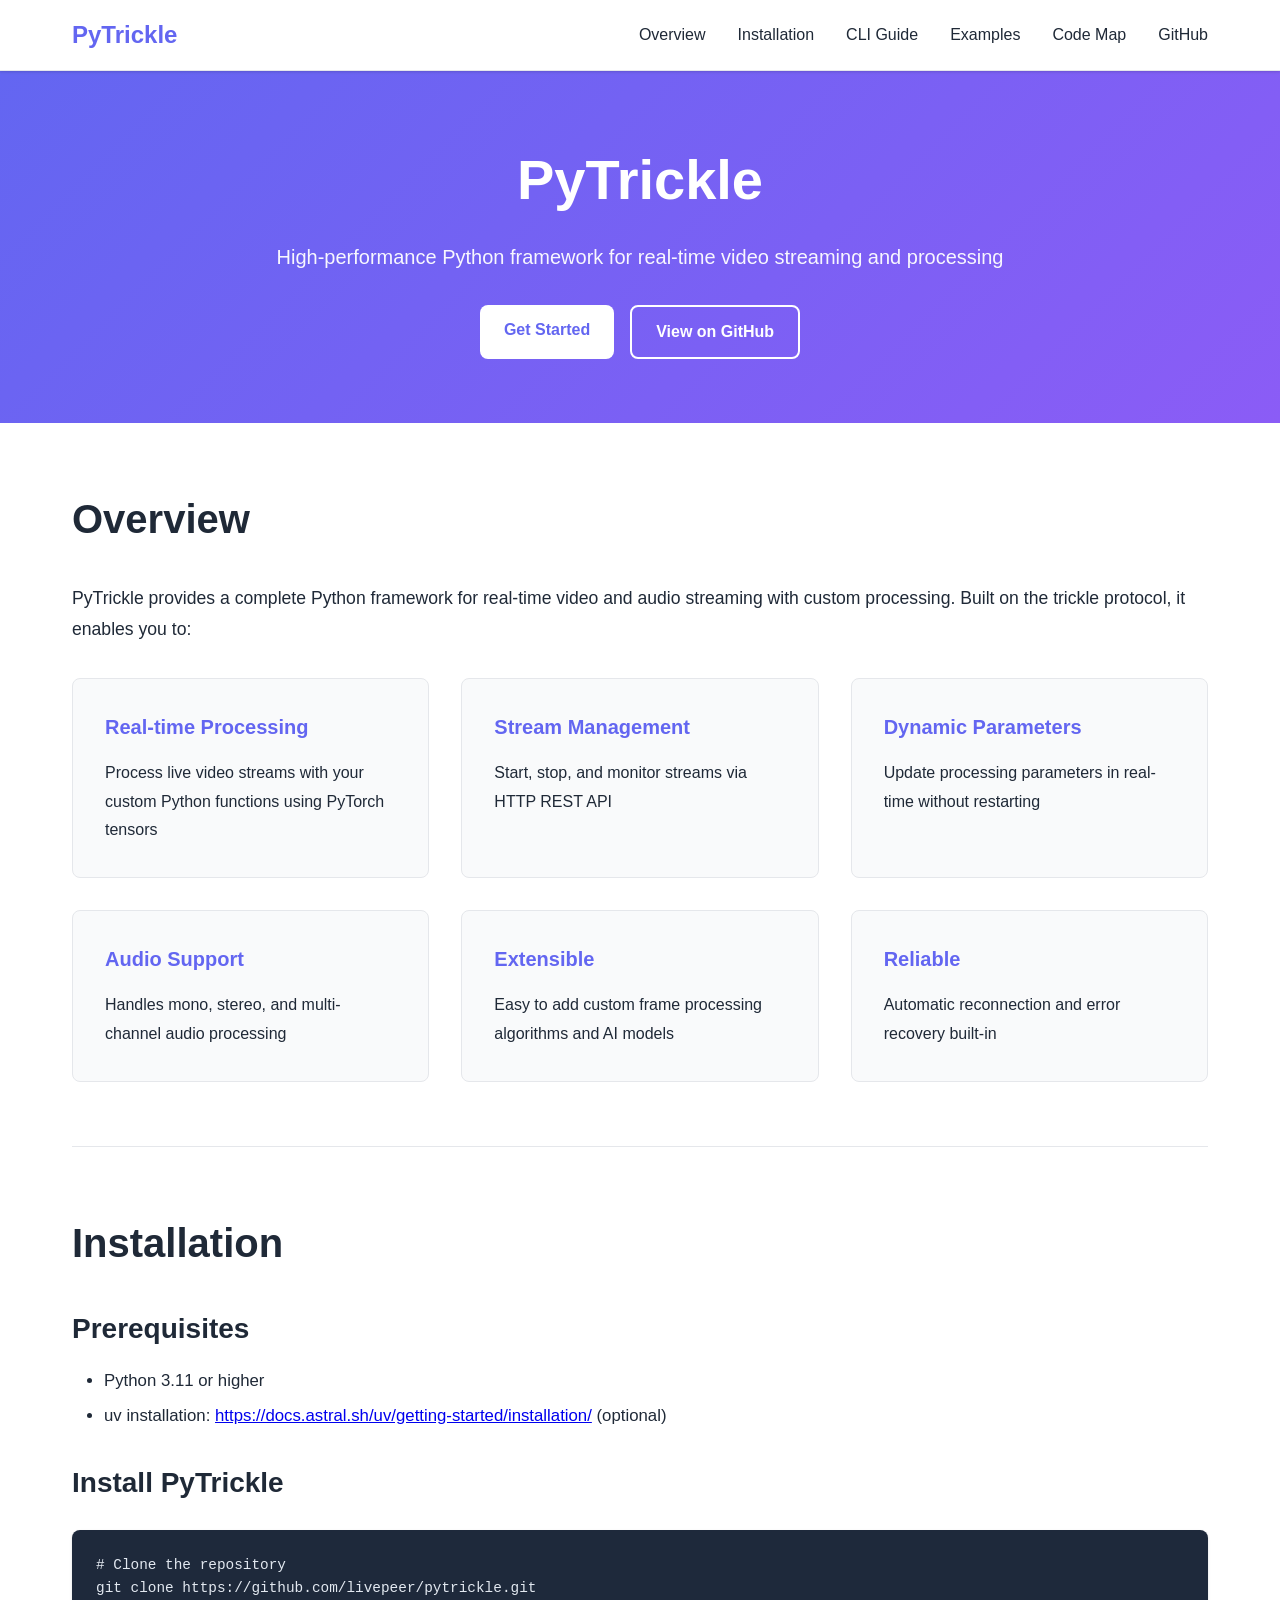
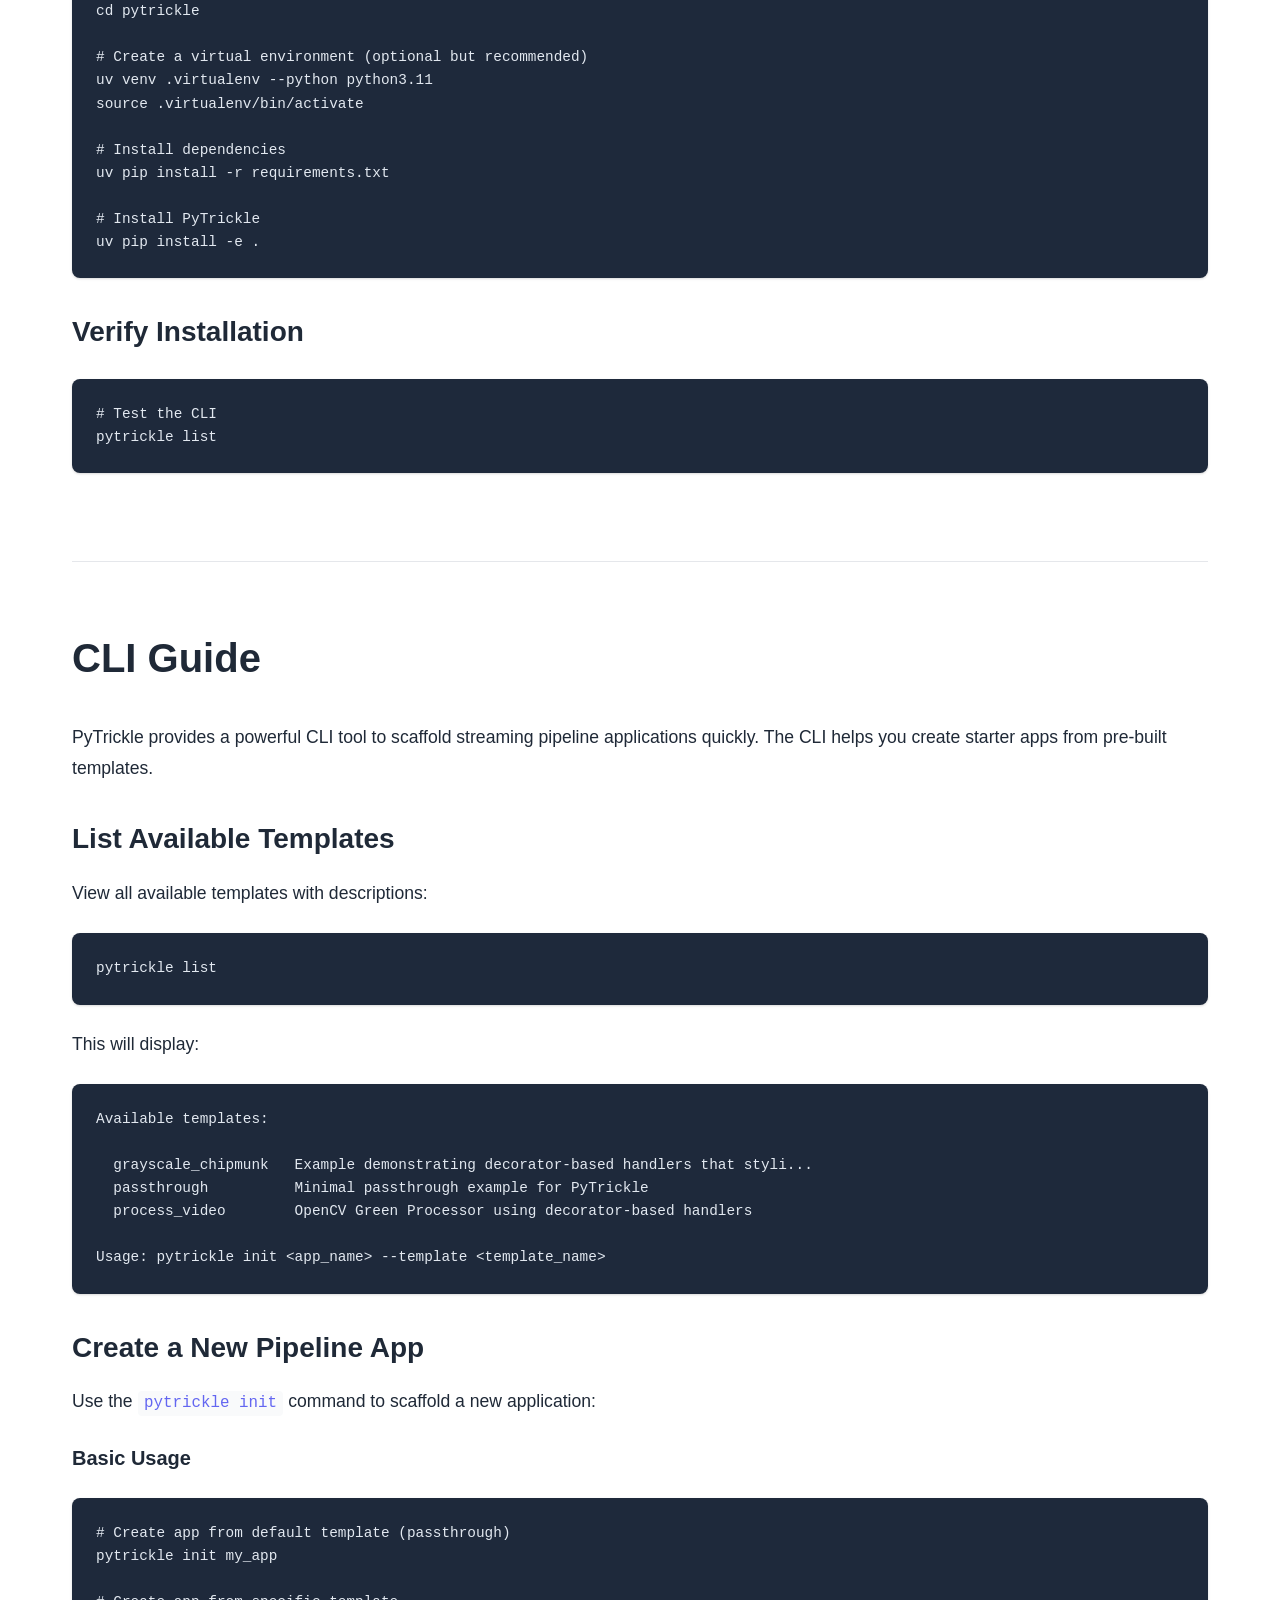
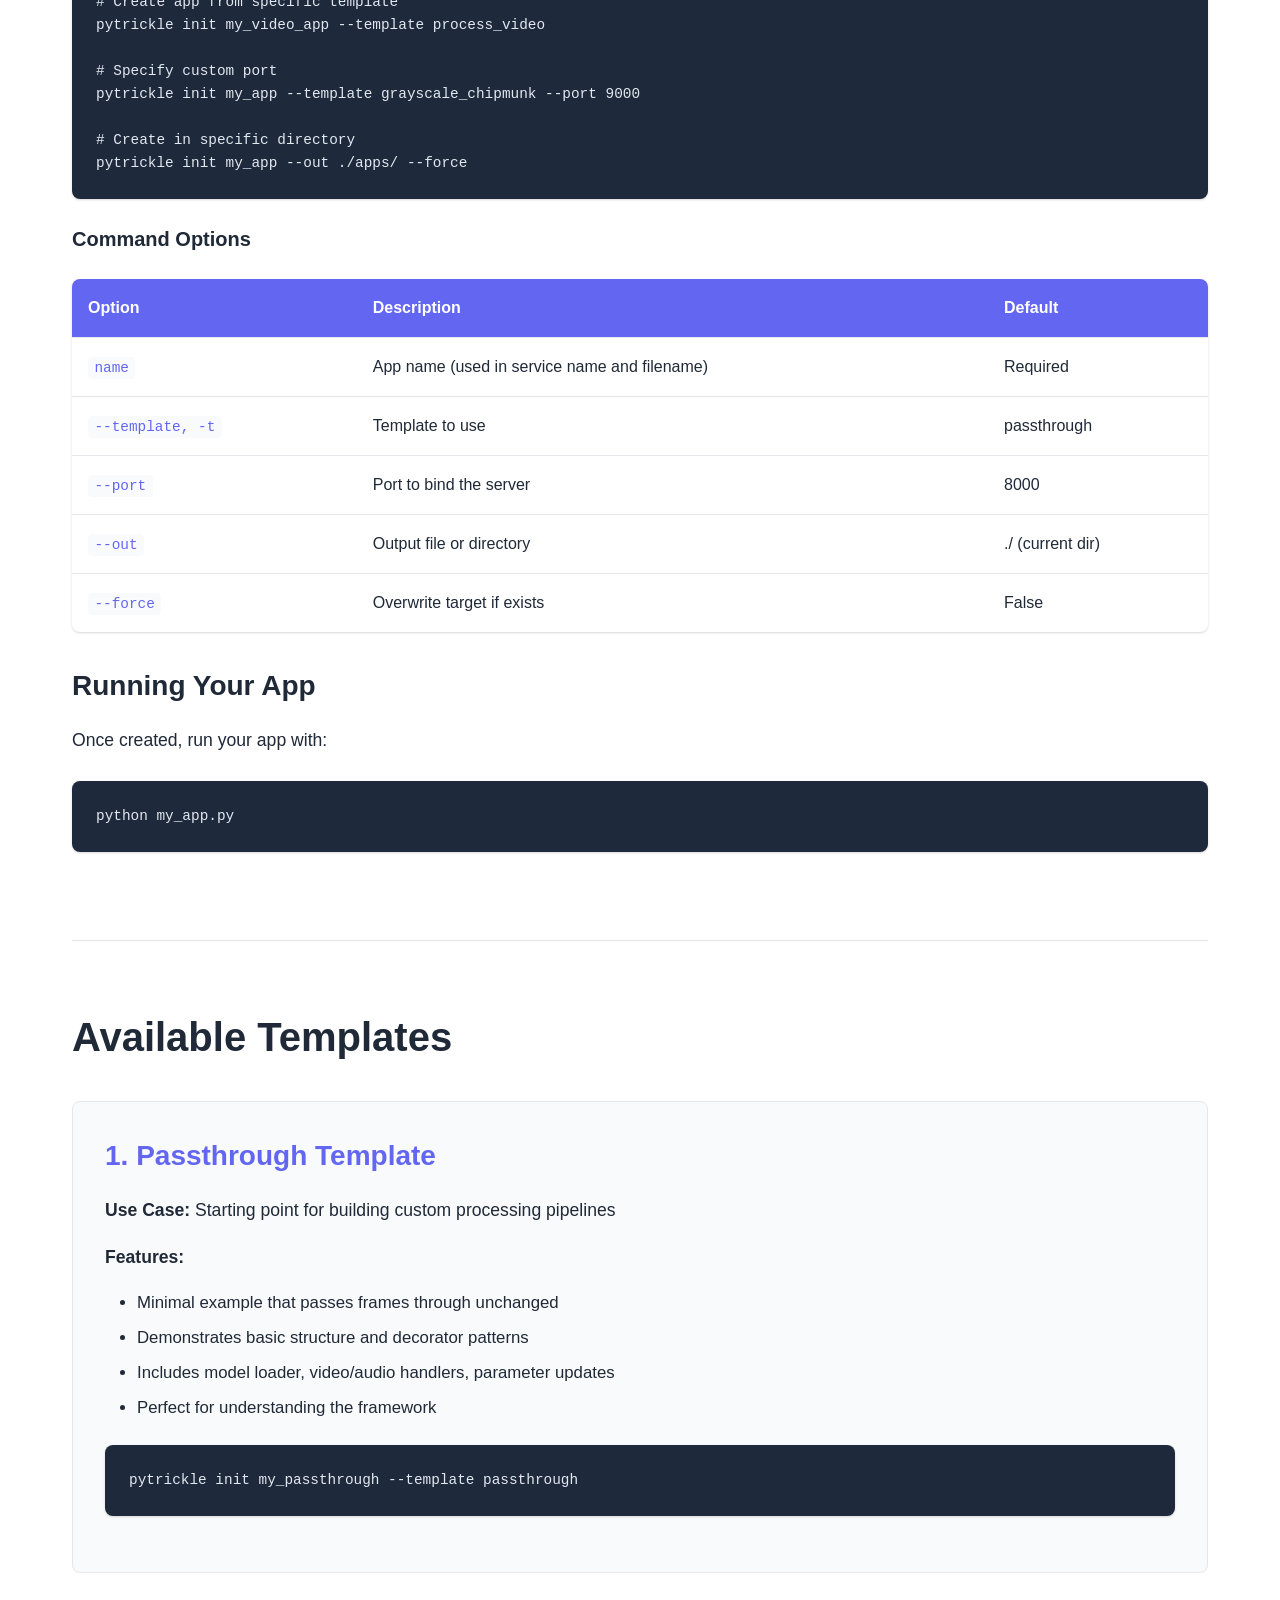
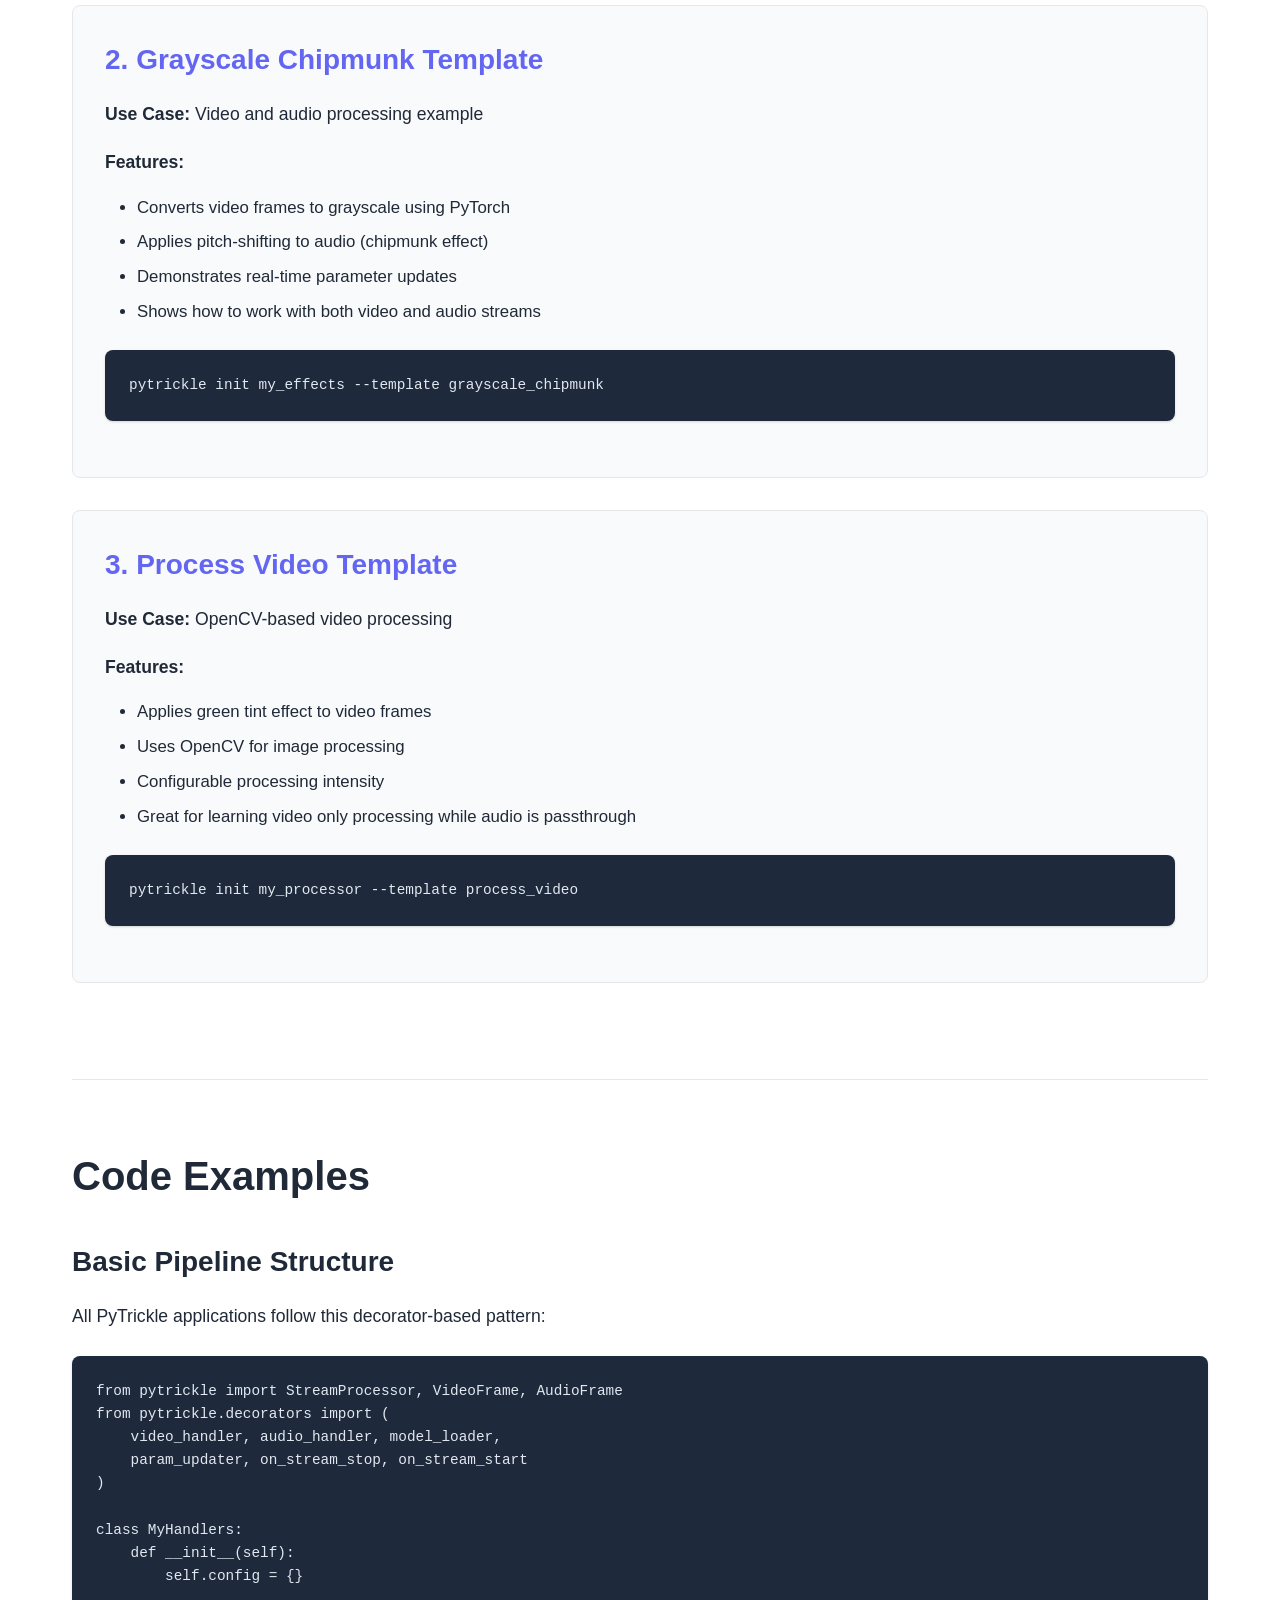
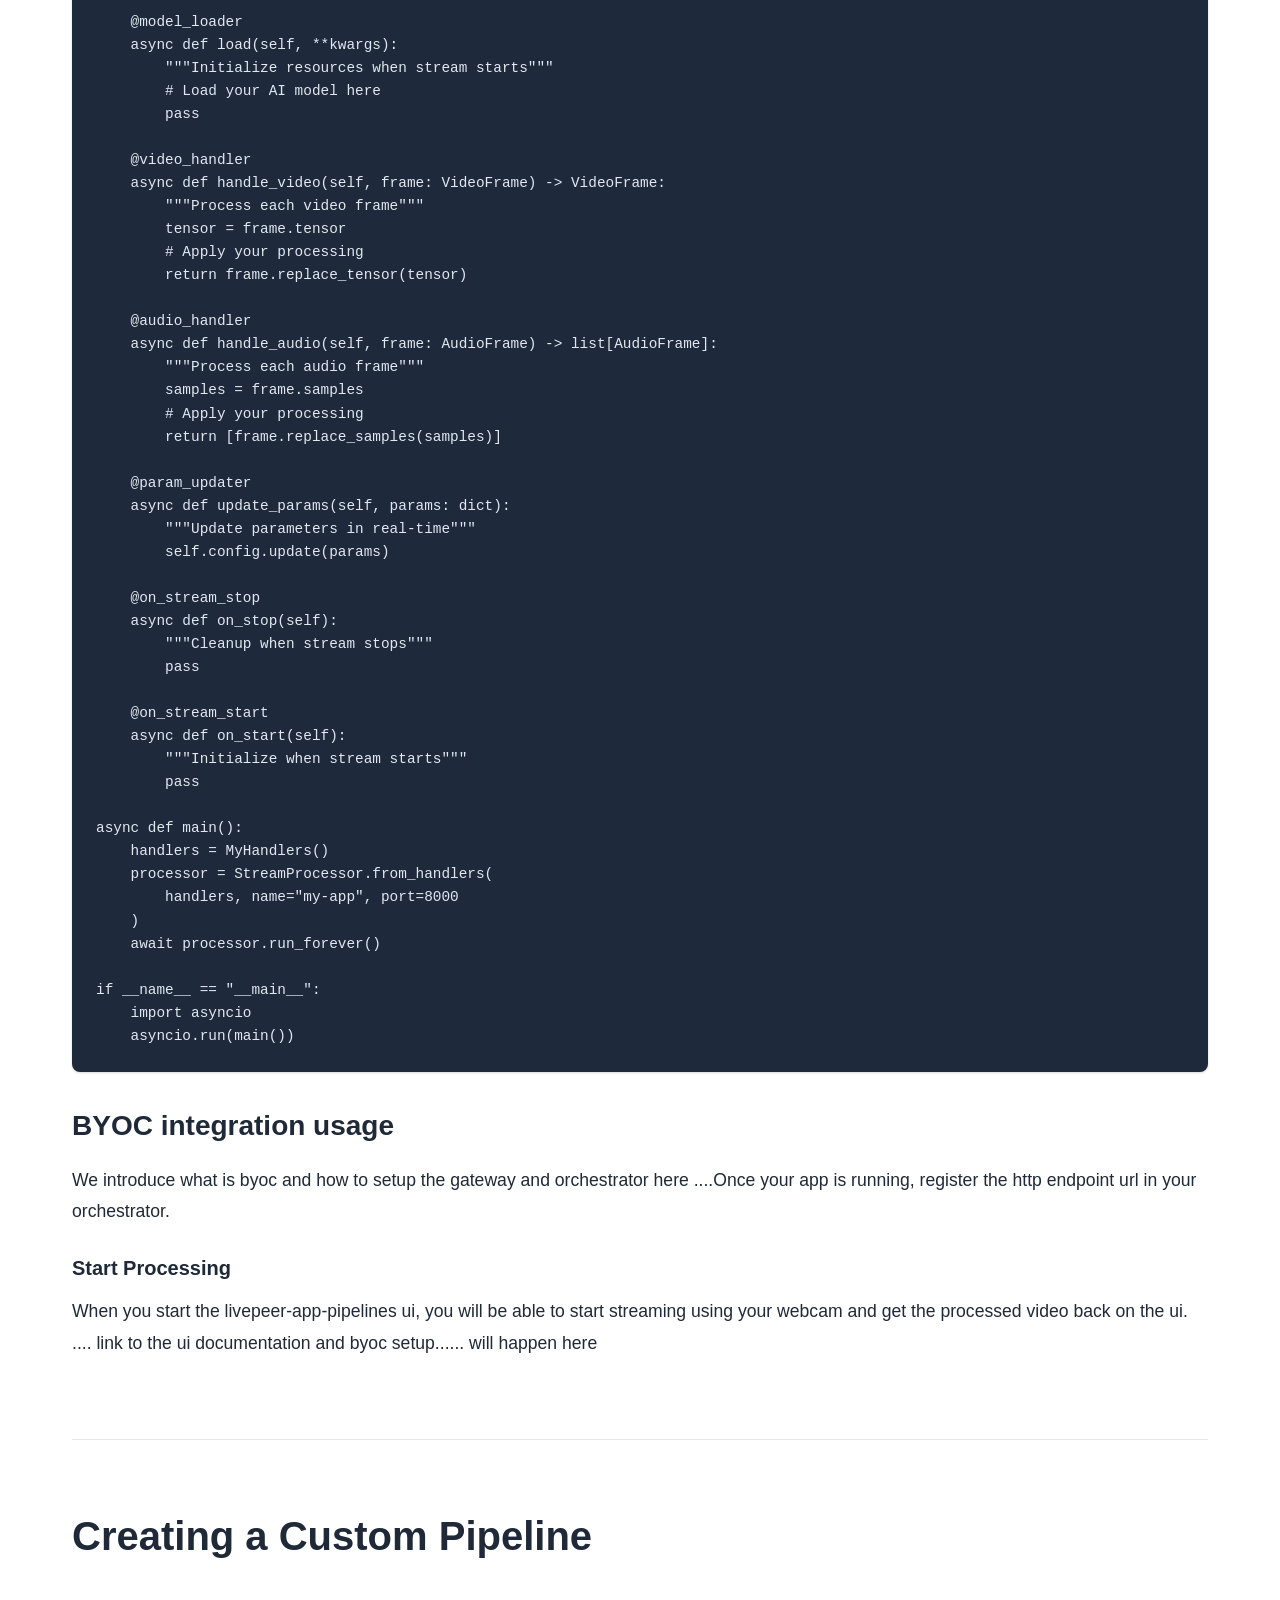
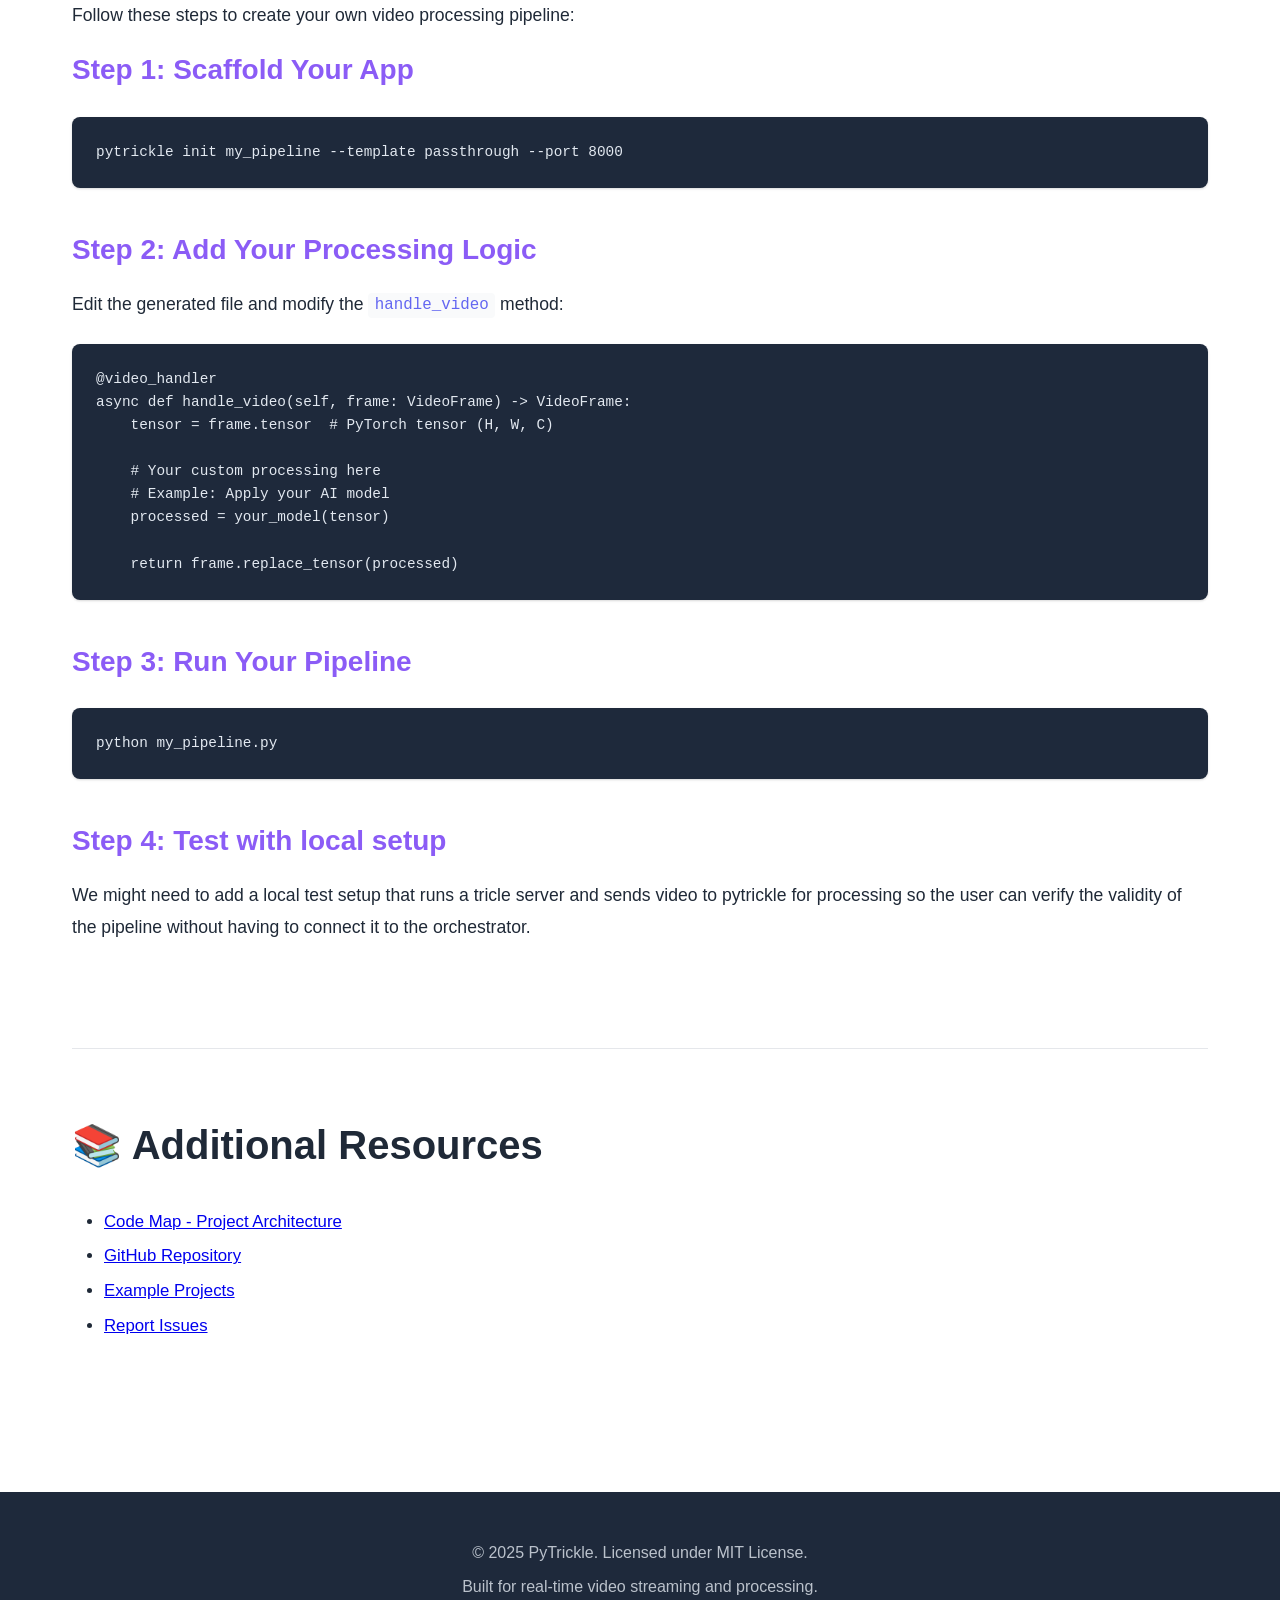
<file: docs/index.html>
<!DOCTYPE html>
<html lang="en">
<head>
    <meta charset="UTF-8">
    <meta name="viewport" content="width=device-width, initial-scale=1.0">
    <title>PyTrickle Docs</title>
    <link rel="stylesheet" href="styles.css">
</head>
<body>
    <nav class="navbar">
        <div class="nav-container">
            <div class="logo">
                <h1>PyTrickle</h1>
            </div>
            <ul class="nav-links">
                <li><a href="#overview">Overview</a></li>
                <li><a href="#installation">Installation</a></li>
                <li><a href="#cli">CLI Guide</a></li>
                <li><a href="#examples">Examples</a></li>
                <li><a href="codemap.html">Code Map</a></li>
                <li><a href="https://github.com/livepeer/pytrickle" target="_blank">GitHub</a></li>
            </ul>
        </div>
    </nav>

    <div class="hero">
        <div class="container">
            <h1>PyTrickle</h1>
            <p class="subtitle">High-performance Python framework for real-time video streaming and processing</p>
            <div class="hero-buttons">
                <a href="#installation" class="btn btn-primary">Get Started</a>
                <a href="https://github.com/livepeer/pytrickle" class="btn btn-secondary" target="_blank">View on GitHub</a>
            </div>
        </div>
    </div>

    <div class="container">
        <section id="overview">
            <h2>Overview</h2>
            <p>PyTrickle provides a complete Python framework for real-time video and audio streaming with custom processing. Built on the trickle protocol, it enables you to:</p>
            <div class="features-grid">
                <div class="feature-card">
                    <h3>Real-time Processing</h3>
                    <p>Process live video streams with your custom Python functions using PyTorch tensors</p>
                </div>
                <div class="feature-card">
                    <h3>Stream Management</h3>
                    <p>Start, stop, and monitor streams via HTTP REST API</p>
                </div>
                <div class="feature-card">
                    <h3>Dynamic Parameters</h3>
                    <p>Update processing parameters in real-time without restarting</p>
                </div>
                <div class="feature-card">
                    <h3>Audio Support</h3>
                    <p>Handles mono, stereo, and multi-channel audio processing</p>
                </div>
                <div class="feature-card">
                    <h3>Extensible</h3>
                    <p>Easy to add custom frame processing algorithms and AI models</p>
                </div>
                <div class="feature-card">
                    <h3>Reliable</h3>
                    <p>Automatic reconnection and error recovery built-in</p>
                </div>
            </div>
        </section>

        <section id="installation">
            <h2>Installation</h2>
            <h3>Prerequisites</h3>
            <ul>
                <li>Python 3.11 or higher</li>
                <li>uv installation: <a href="https://docs.astral.sh/uv/getting-started/installation/" target="_blank">https://docs.astral.sh/uv/getting-started/installation/</a> (optional)</li>
            </ul>
            
            <h3>Install PyTrickle</h3>
            <div class="code-block">
                <pre><code># Clone the repository
git clone https://github.com/livepeer/pytrickle.git
cd pytrickle

# Create a virtual environment (optional but recommended)
uv venv .virtualenv --python python3.11
source .virtualenv/bin/activate

# Install dependencies
uv pip install -r requirements.txt

# Install PyTrickle
uv pip install -e .</code></pre>
            </div>

            <h3>Verify Installation</h3>
            <div class="code-block">
                <pre><code># Test the CLI
pytrickle list</code></pre>
            </div>
        </section>

        <section id="cli">
            <h2>CLI Guide</h2>
            <p>PyTrickle provides a powerful CLI tool to scaffold streaming pipeline applications quickly. The CLI helps you create starter apps from pre-built templates.</p>

            <h3>List Available Templates</h3>
            <p>View all available templates with descriptions:</p>
            <div class="code-block">
                <pre><code>pytrickle list</code></pre>
            </div>
            <p>This will display:</p>
            <div class="code-block">
                <pre><code>Available templates:

  grayscale_chipmunk   Example demonstrating decorator-based handlers that styli...
  passthrough          Minimal passthrough example for PyTrickle
  process_video        OpenCV Green Processor using decorator-based handlers

Usage: pytrickle init &lt;app_name&gt; --template &lt;template_name&gt;</code></pre>
            </div>

            <h3>Create a New Pipeline App</h3>
            <p>Use the <code>pytrickle init</code> command to scaffold a new application:</p>
            
            <h4>Basic Usage</h4>
            <div class="code-block">
                <pre><code># Create app from default template (passthrough)
pytrickle init my_app

# Create app from specific template
pytrickle init my_video_app --template process_video

# Specify custom port
pytrickle init my_app --template grayscale_chipmunk --port 9000

# Create in specific directory
pytrickle init my_app --out ./apps/ --force</code></pre>
            </div>

            <h4>Command Options</h4>
            <table class="options-table">
                <thead>
                    <tr>
                        <th>Option</th>
                        <th>Description</th>
                        <th>Default</th>
                    </tr>
                </thead>
                <tbody>
                    <tr>
                        <td><code>name</code></td>
                        <td>App name (used in service name and filename)</td>
                        <td>Required</td>
                    </tr>
                    <tr>
                        <td><code>--template, -t</code></td>
                        <td>Template to use</td>
                        <td>passthrough</td>
                    </tr>
                    <tr>
                        <td><code>--port</code></td>
                        <td>Port to bind the server</td>
                        <td>8000</td>
                    </tr>
                    <tr>
                        <td><code>--out</code></td>
                        <td>Output file or directory</td>
                        <td>./ (current dir)</td>
                    </tr>
                    <tr>
                        <td><code>--force</code></td>
                        <td>Overwrite target if exists</td>
                        <td>False</td>
                    </tr>
                </tbody>
            </table>

            <h3>Running Your App</h3>
            <p>Once created, run your app with:</p>
            <div class="code-block">
                <pre><code>python my_app.py</code></pre>
            </div>
        </section>

        <section id="templates">
            <h2>Available Templates</h2>
            
            <div class="template-card">
                <h3>1. Passthrough Template</h3>
                <p><strong>Use Case:</strong> Starting point for building custom processing pipelines</p>
                <p><strong>Features:</strong></p>
                <ul>
                    <li>Minimal example that passes frames through unchanged</li>
                    <li>Demonstrates basic structure and decorator patterns</li>
                    <li>Includes model loader, video/audio handlers, parameter updates</li>
                    <li>Perfect for understanding the framework</li>
                </ul>
                <div class="code-block">
                    <pre><code>pytrickle init my_passthrough --template passthrough</code></pre>
                </div>
            </div>

            <div class="template-card">
                <h3>2. Grayscale Chipmunk Template</h3>
                <p><strong>Use Case:</strong> Video and audio processing example</p>
                <p><strong>Features:</strong></p>
                <ul>
                    <li>Converts video frames to grayscale using PyTorch</li>
                    <li>Applies pitch-shifting to audio (chipmunk effect)</li>
                    <li>Demonstrates real-time parameter updates</li>
                    <li>Shows how to work with both video and audio streams</li>
                </ul>
                <div class="code-block">
                    <pre><code>pytrickle init my_effects --template grayscale_chipmunk</code></pre>
                </div>
            </div>

            <div class="template-card">
                <h3>3. Process Video Template</h3>
                <p><strong>Use Case:</strong> OpenCV-based video processing</p>
                <p><strong>Features:</strong></p>
                <ul>
                    <li>Applies green tint effect to video frames</li>
                    <li>Uses OpenCV for image processing</li>
                    <li>Configurable processing intensity</li>
                    <li>Great for learning video only processing while audio is passthrough</li>
                </ul>
                <div class="code-block">
                    <pre><code>pytrickle init my_processor --template process_video</code></pre>
                </div>
            </div>
        </section>

        <section id="examples">
            <h2>Code Examples</h2>
            
            <h3>Basic Pipeline Structure</h3>
            <p>All PyTrickle applications follow this decorator-based pattern:</p>
            <div class="code-block">
                <pre><code>from pytrickle import StreamProcessor, VideoFrame, AudioFrame
from pytrickle.decorators import (
    video_handler, audio_handler, model_loader,
    param_updater, on_stream_stop, on_stream_start
)

class MyHandlers:
    def __init__(self):
        self.config = {}
    
    @model_loader
    async def load(self, **kwargs):
        """Initialize resources when stream starts"""
        # Load your AI model here
        pass
    
    @video_handler
    async def handle_video(self, frame: VideoFrame) -> VideoFrame:
        """Process each video frame"""
        tensor = frame.tensor
        # Apply your processing
        return frame.replace_tensor(tensor)
    
    @audio_handler
    async def handle_audio(self, frame: AudioFrame) -> list[AudioFrame]:
        """Process each audio frame"""
        samples = frame.samples
        # Apply your processing
        return [frame.replace_samples(samples)]
    
    @param_updater
    async def update_params(self, params: dict):
        """Update parameters in real-time"""
        self.config.update(params)
    
    @on_stream_stop
    async def on_stop(self):
        """Cleanup when stream stops"""
        pass

    @on_stream_start
    async def on_start(self):
        """Initialize when stream starts"""
        pass

async def main():
    handlers = MyHandlers()
    processor = StreamProcessor.from_handlers(
        handlers, name="my-app", port=8000
    )
    await processor.run_forever()

if __name__ == "__main__":
    import asyncio
    asyncio.run(main())</code></pre>
            </div>

            <h3>BYOC integration usage</h3>
            <p>We introduce what is byoc and how to setup the gateway and orchestrator here ....Once your app is running, register the http endpoint url in your orchestrator.</p>
            
            <h4>Start Processing</h4>
            <p>When you start the livepeer-app-pipelines ui, you will be able to start streaming using your webcam and get the processed video back on the ui.
                .... link to the ui documentation and byoc setup...... will happen here
            </p>
        </section>

        <section id="pipeline-creation">
            <h2>Creating a Custom Pipeline</h2>
            <p>Follow these steps to create your own video processing pipeline:</p>
            
            <div class="step">
                <h3>Step 1: Scaffold Your App</h3>
                <div class="code-block">
                    <pre><code>pytrickle init my_pipeline --template passthrough --port 8000</code></pre>
                </div>
            </div>

            <div class="step">
                <h3>Step 2: Add Your Processing Logic</h3>
                <p>Edit the generated file and modify the <code>handle_video</code> method:</p>
                <div class="code-block">
                    <pre><code>@video_handler
async def handle_video(self, frame: VideoFrame) -> VideoFrame:
    tensor = frame.tensor  # PyTorch tensor (H, W, C)
    
    # Your custom processing here
    # Example: Apply your AI model
    processed = your_model(tensor)
    
    return frame.replace_tensor(processed)</code></pre>
                </div>
            </div>

            <div class="step">
                <h3>Step 3: Run Your Pipeline</h3>
                <div class="code-block">
                    <pre><code>python my_pipeline.py</code></pre>
                </div>
            </div>

            <div class="step">
                <h3>Step 4: Test with local setup</h3>
                <p>We might need to add a local test setup that runs a tricle server and sends video to pytrickle for 
                    processing so the user can verify the validity of the pipeline without having to connect it to the orchestrator.</p>

            </div>
        </section>

        <section id="resources">
            <h2>📚 Additional Resources</h2>
            <ul>
                <li><a href="codemap.html">Code Map - Project Architecture</a></li>
                <li><a href="https://github.com/livepeer/pytrickle" target="_blank">GitHub Repository</a></li>
                <li><a href="https://github.com/livepeer/pytrickle/tree/main/examples" target="_blank">Example Projects</a></li>
                <li><a href="https://github.com/livepeer/pytrickle/issues" target="_blank">Report Issues</a></li>
            </ul>
        </section>
    </div>

    <footer>
        <div class="container">
            <p>&copy; 2025 PyTrickle. Licensed under MIT License.</p>
            <p>Built for real-time video streaming and processing.</p>
        </div>
    </footer>
</body>
</html>
</file>
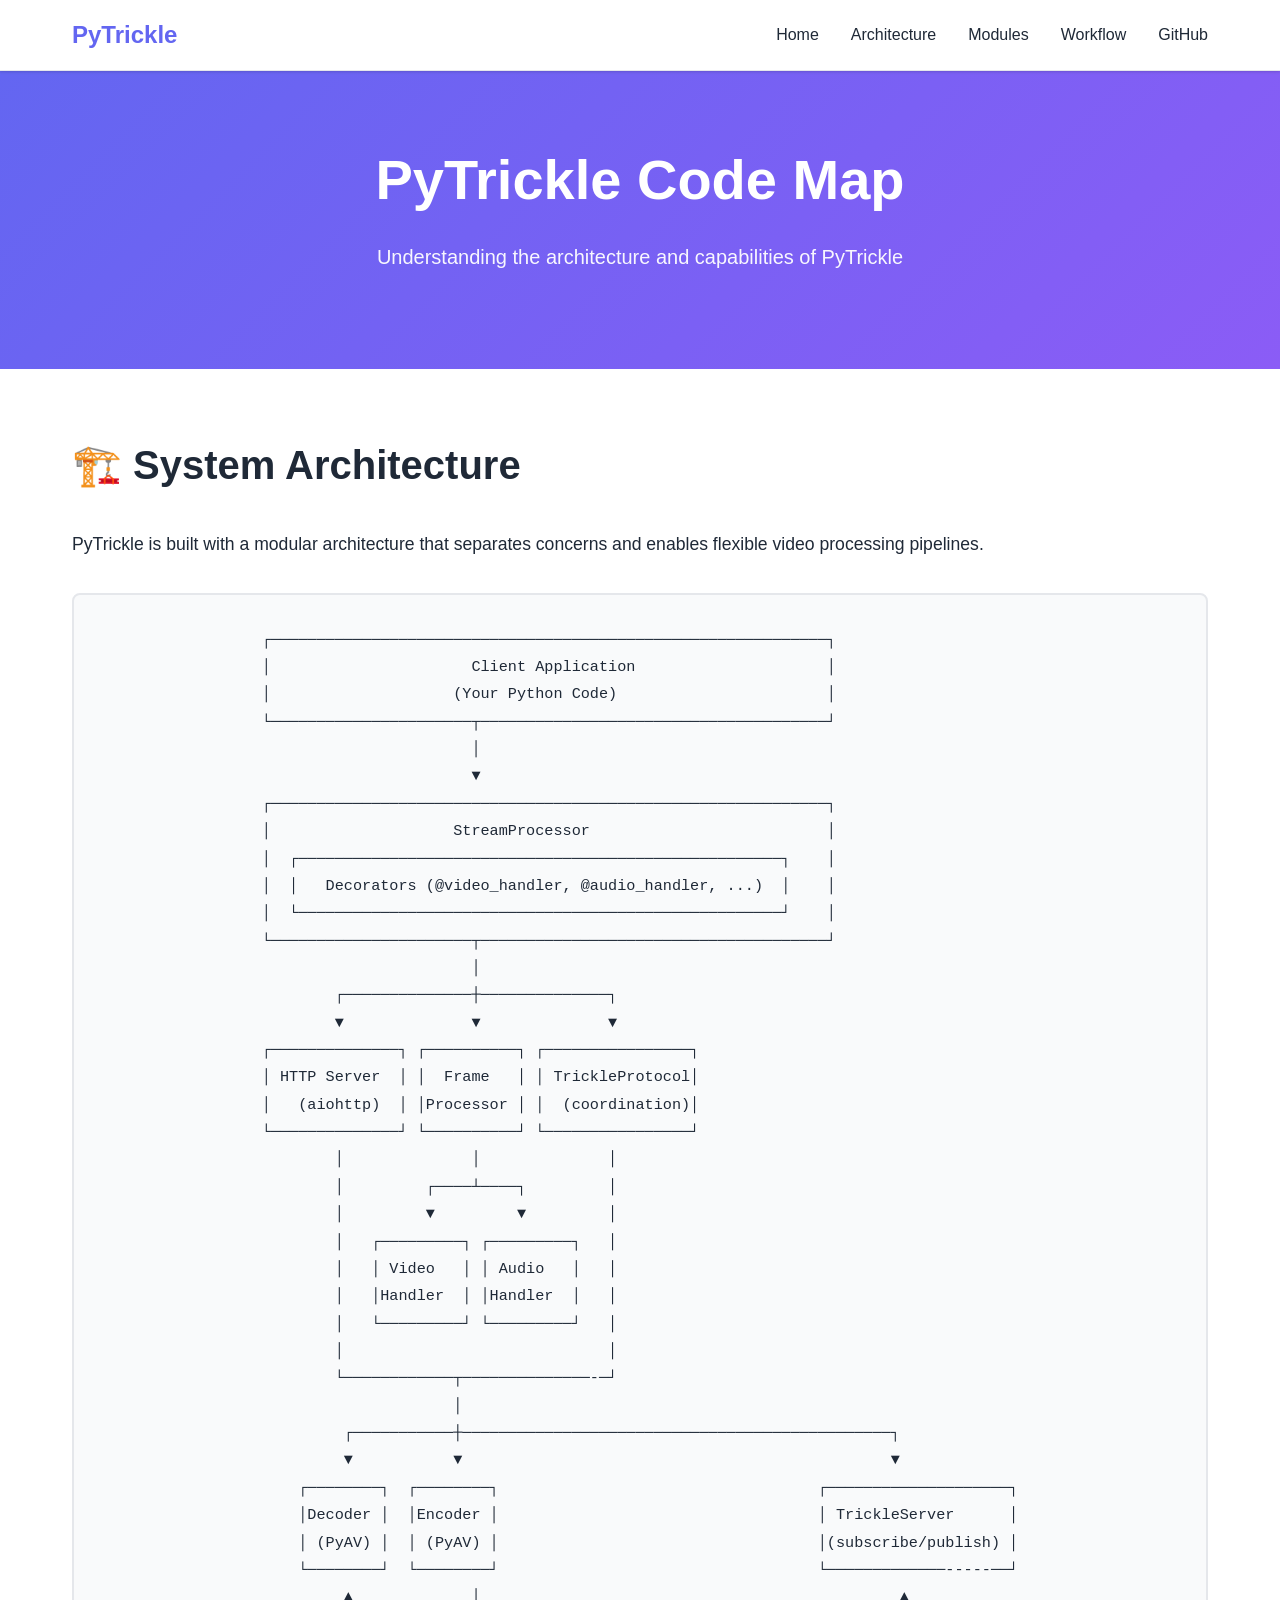
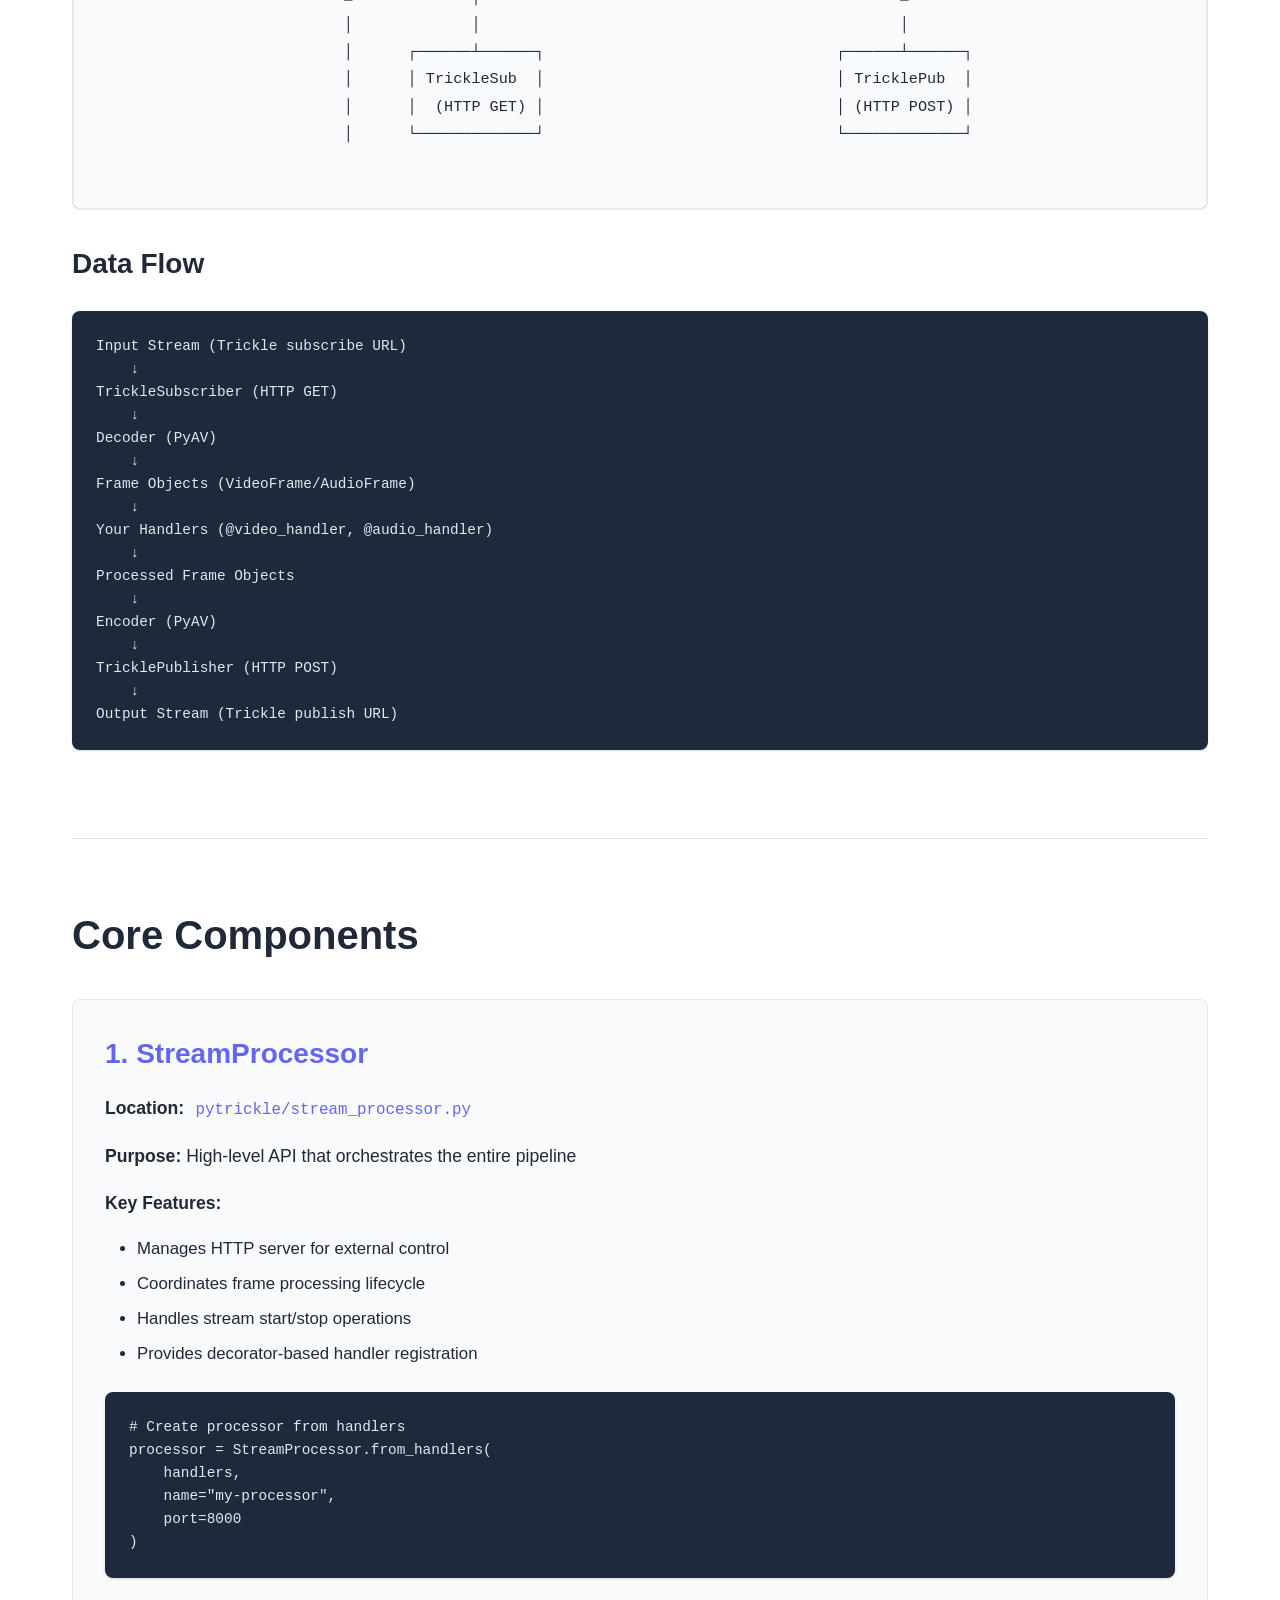
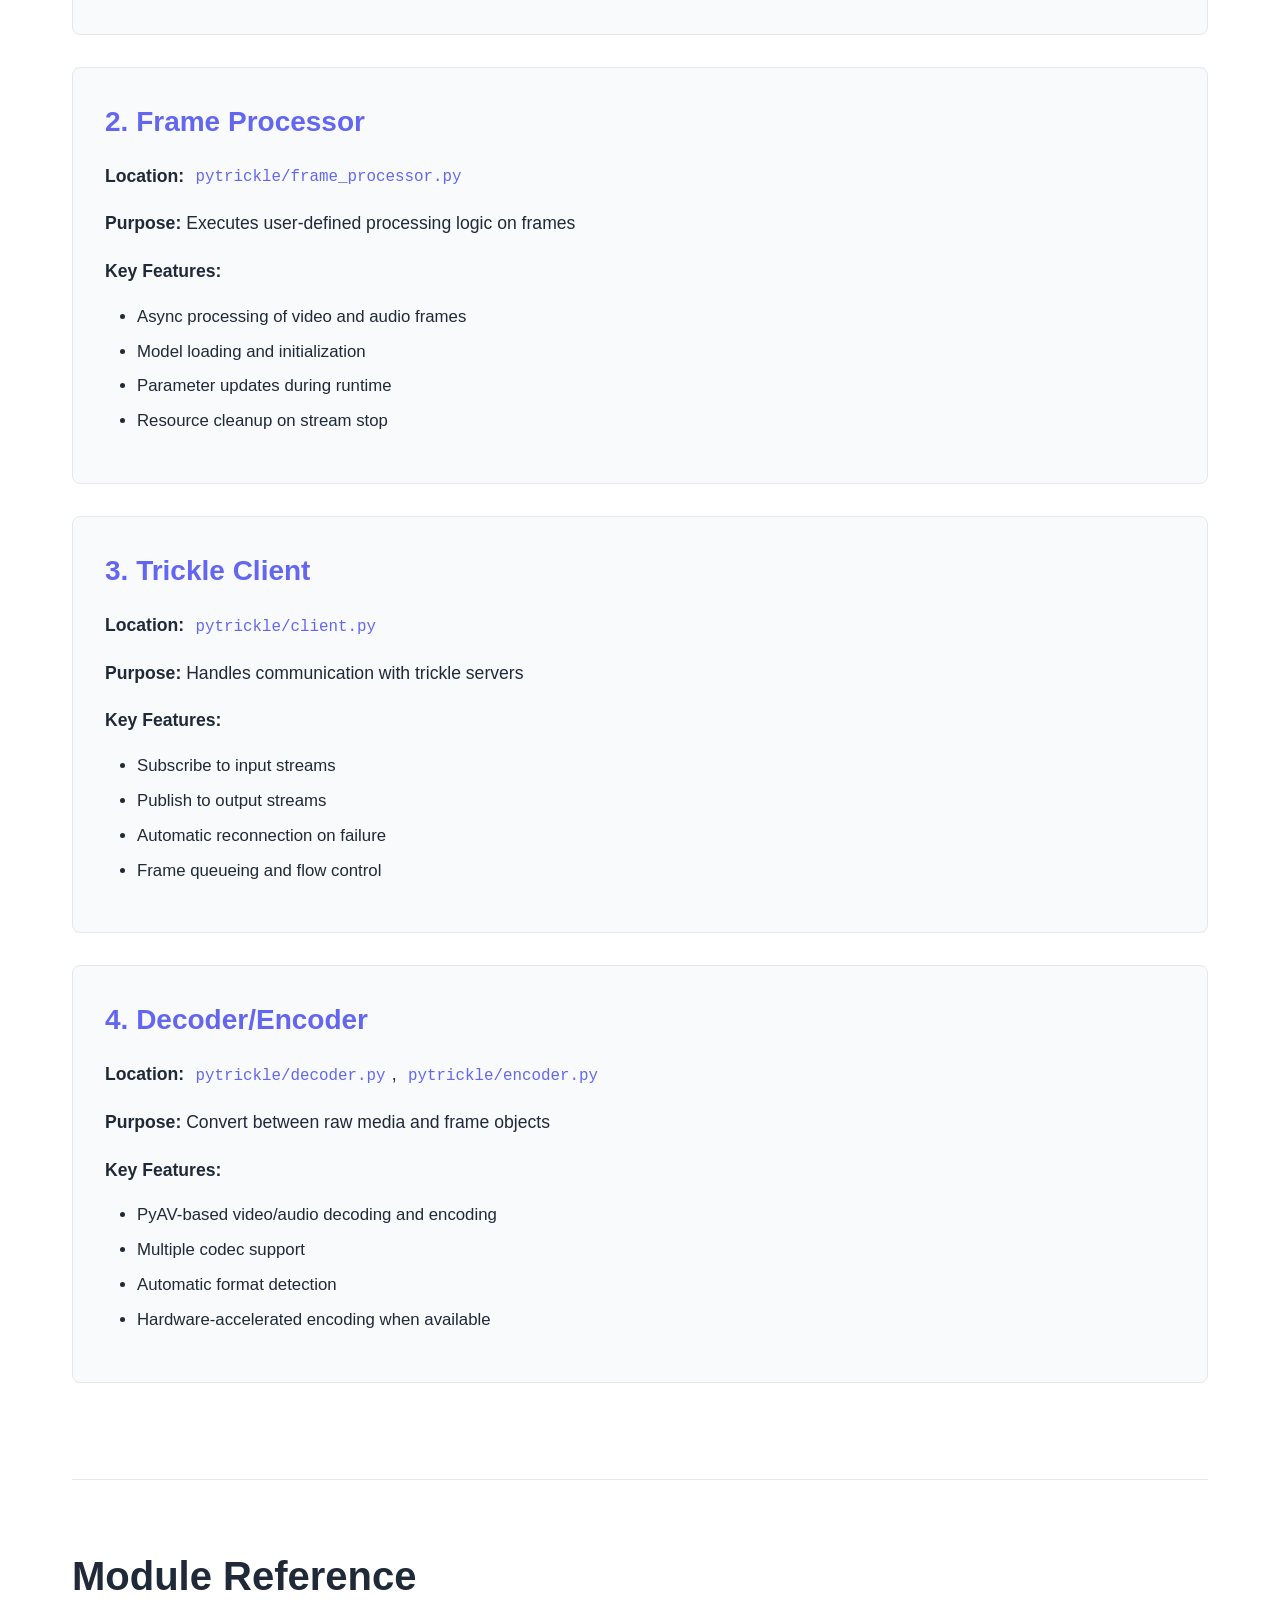
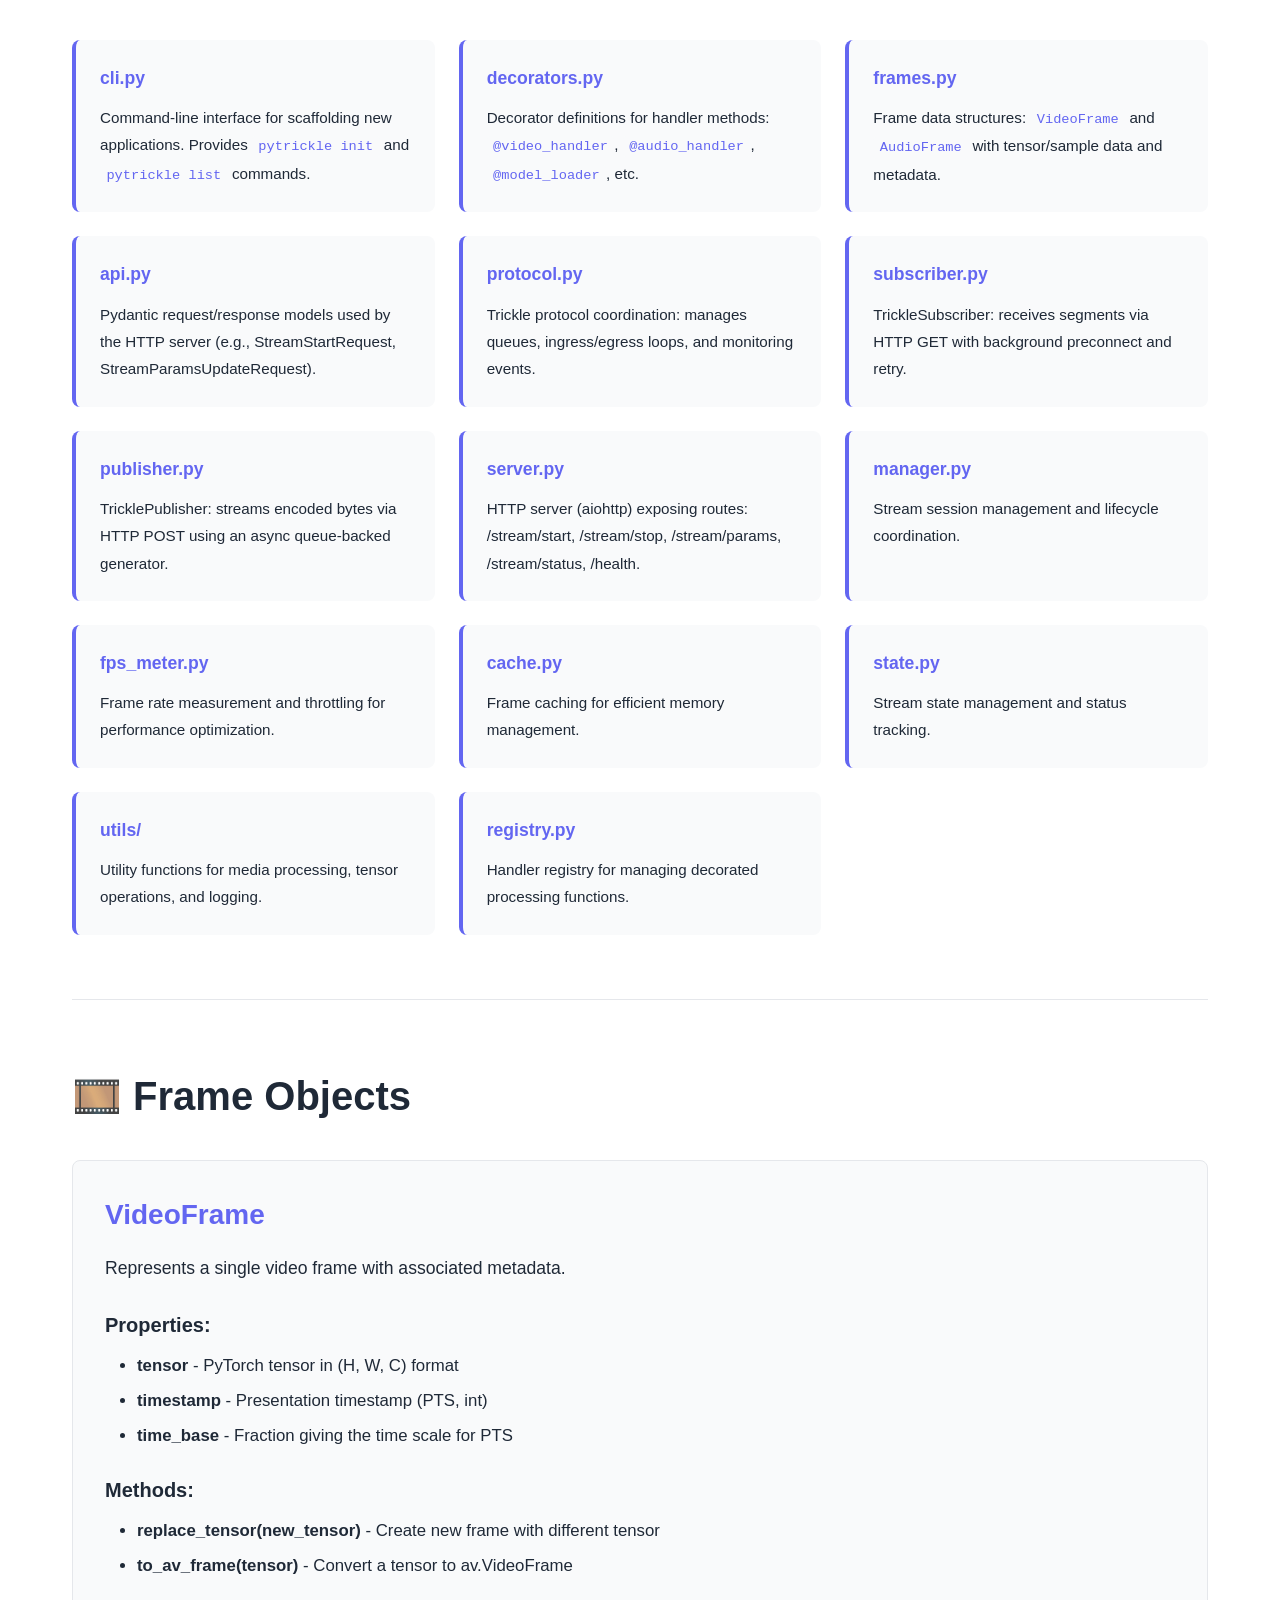
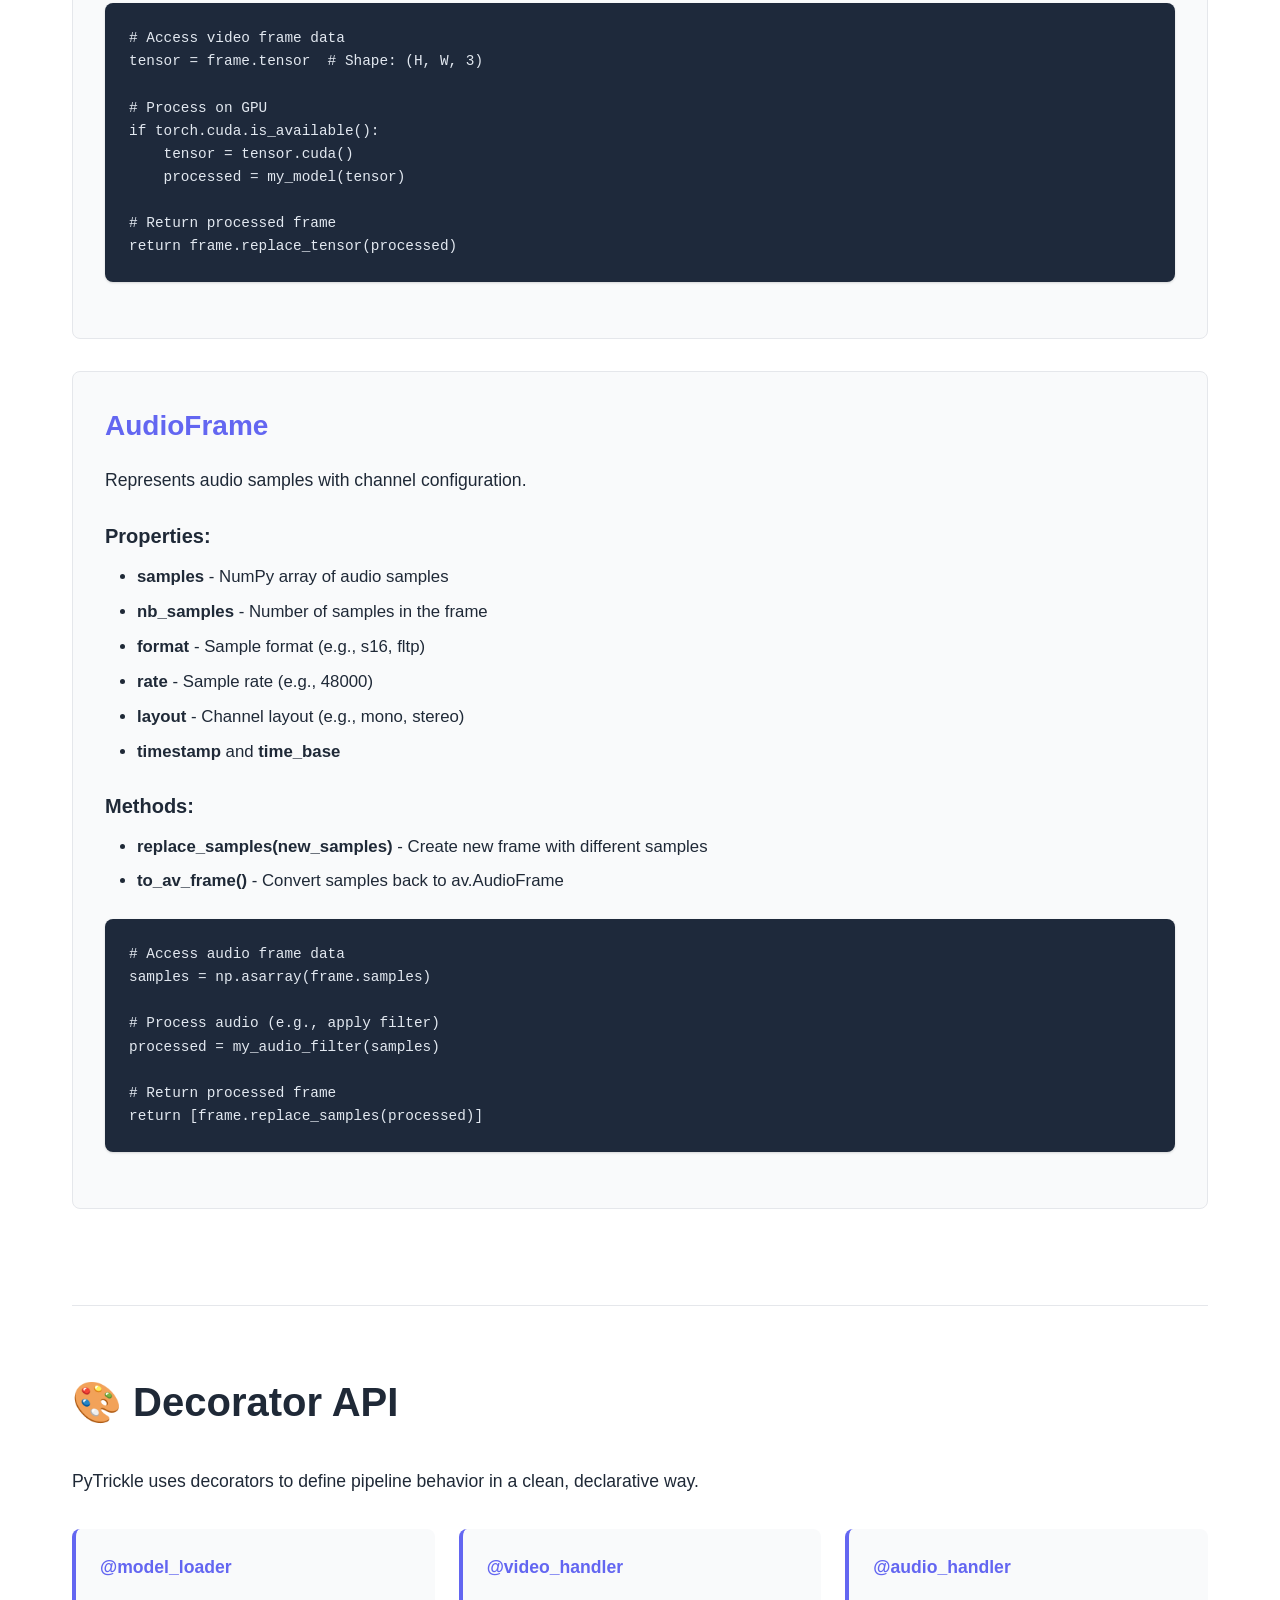
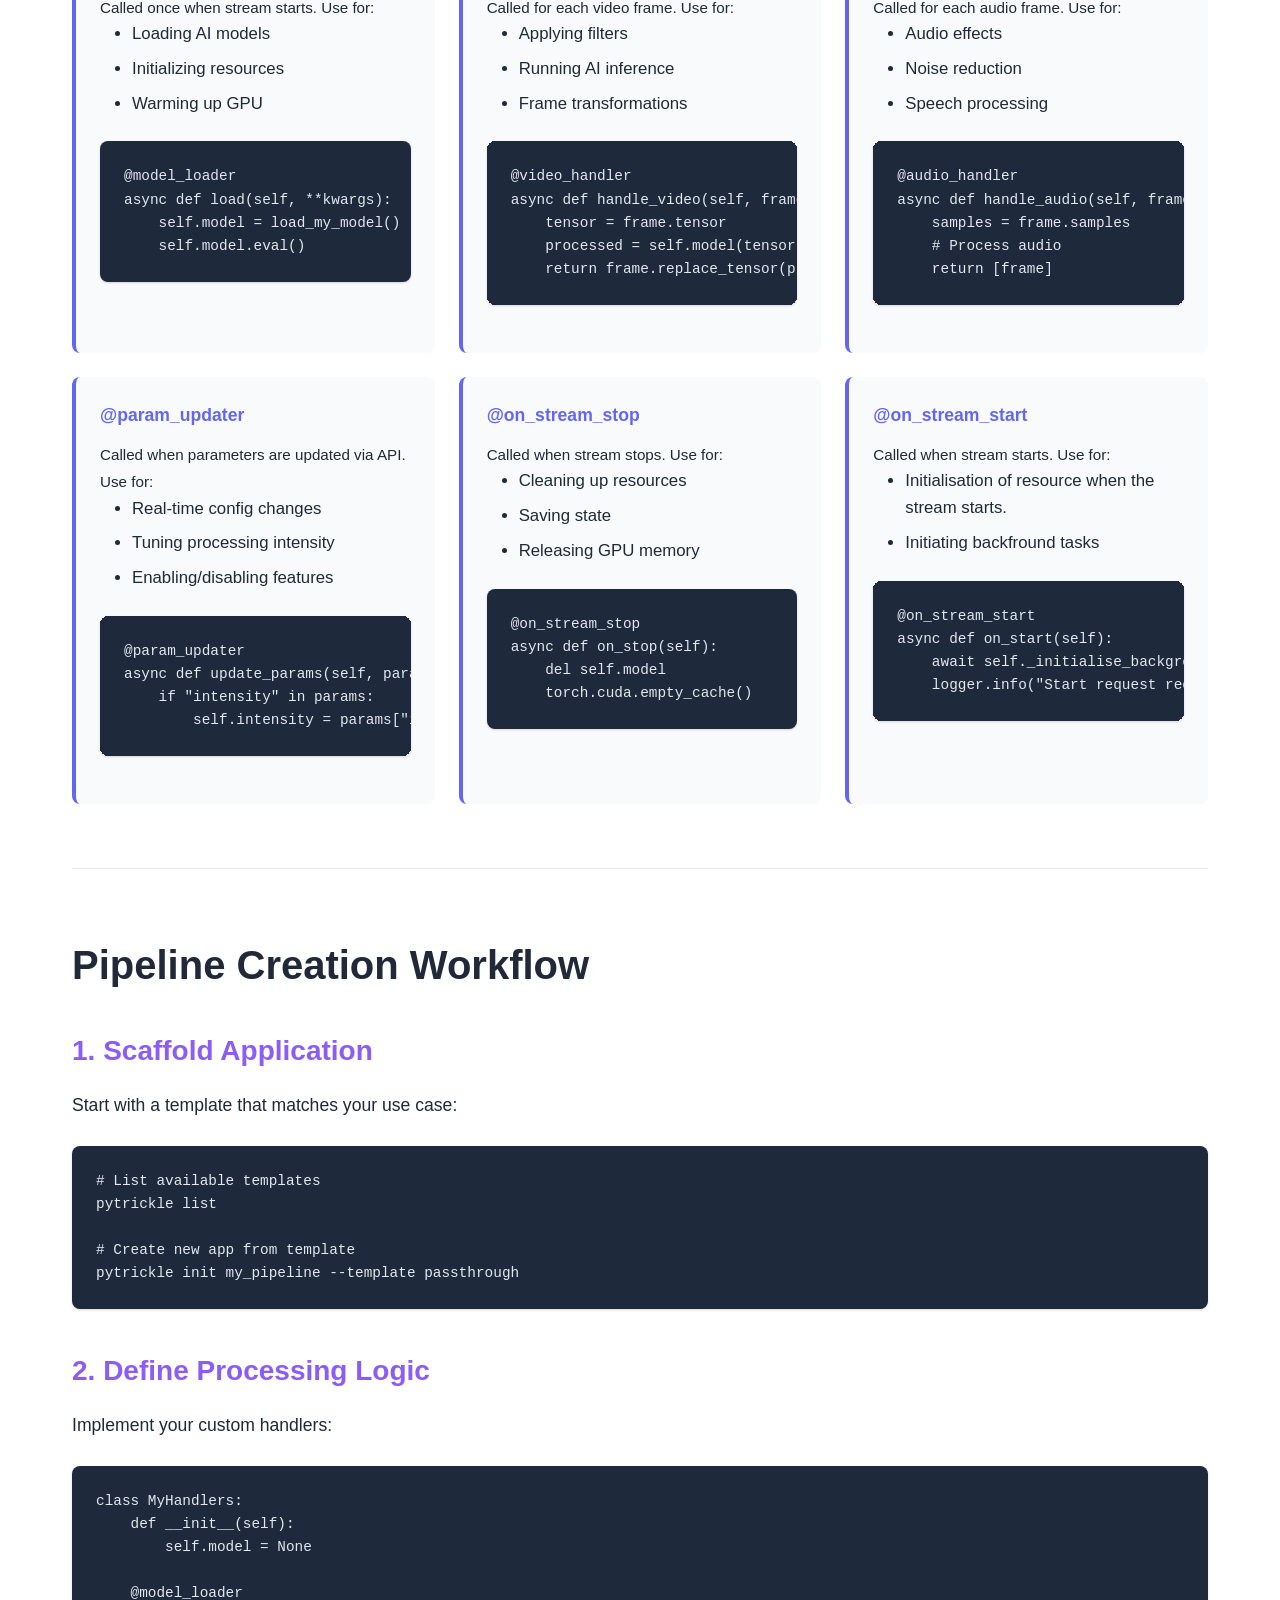
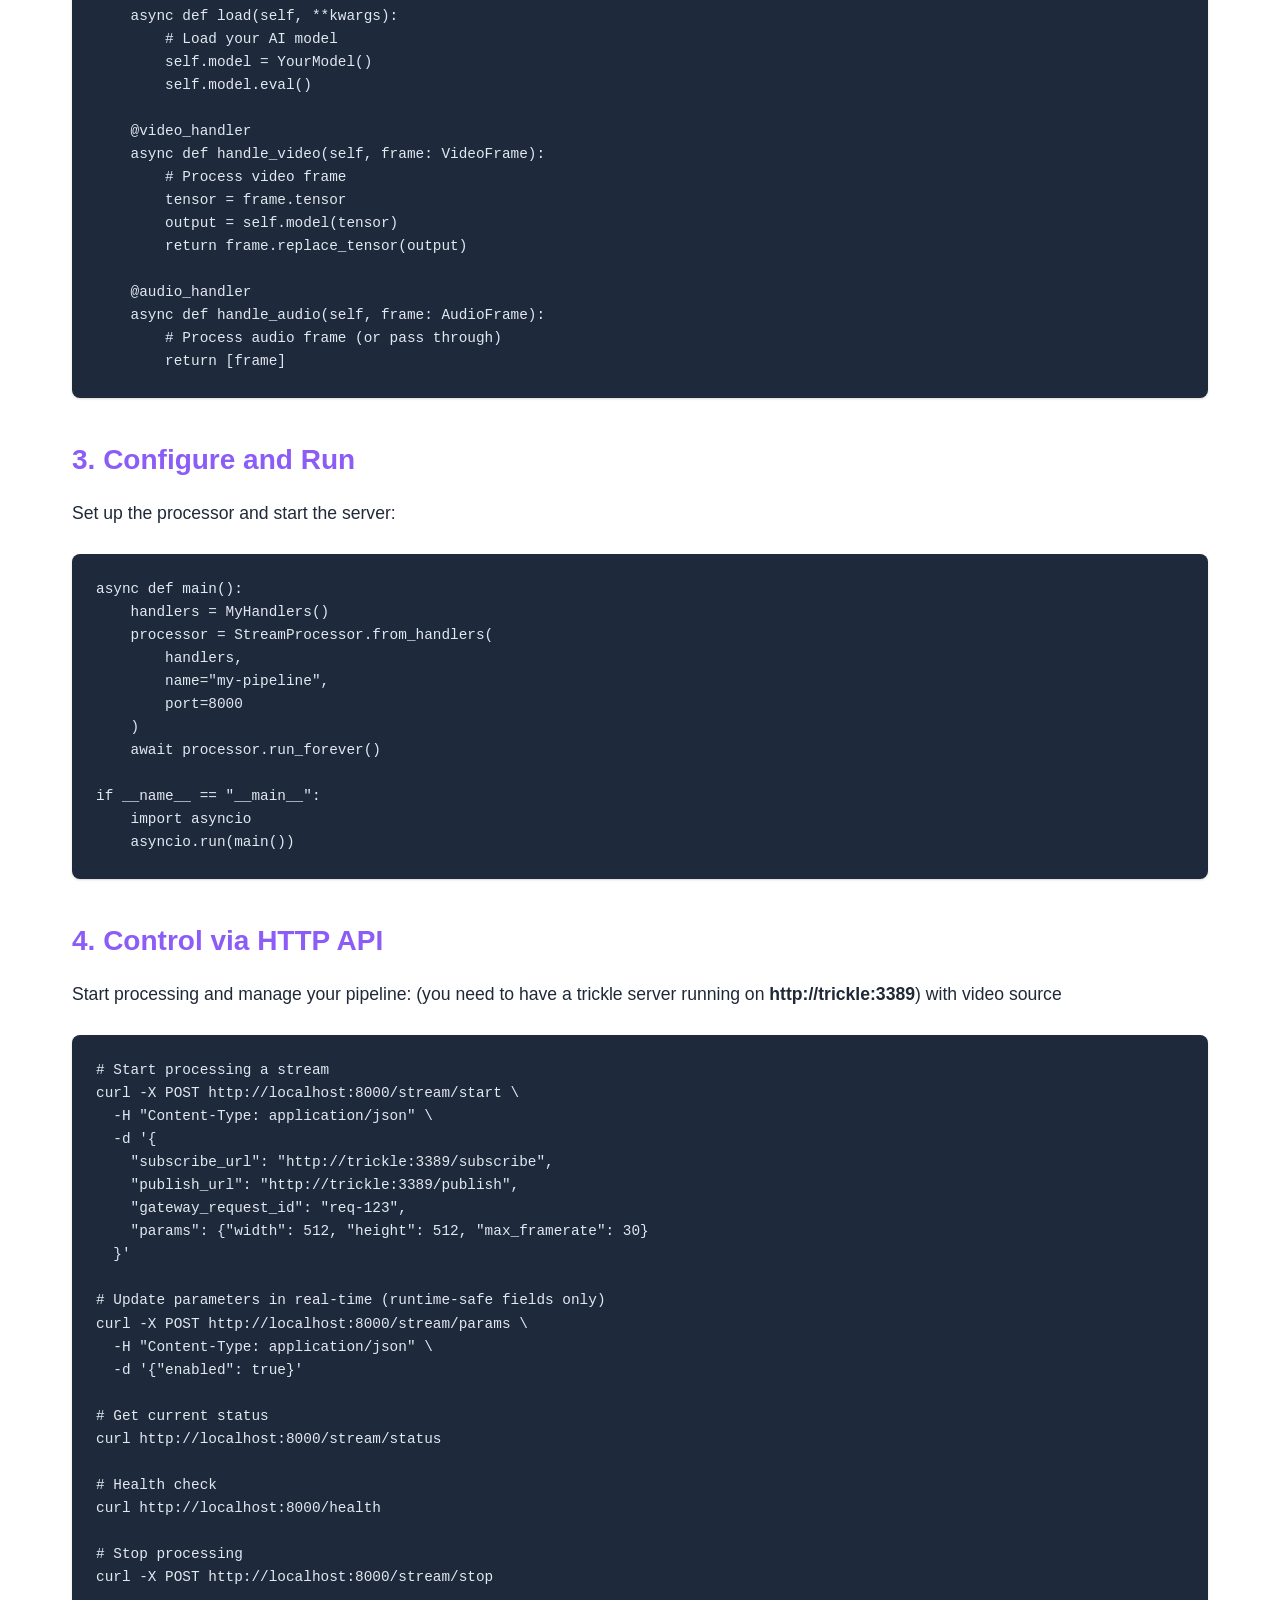
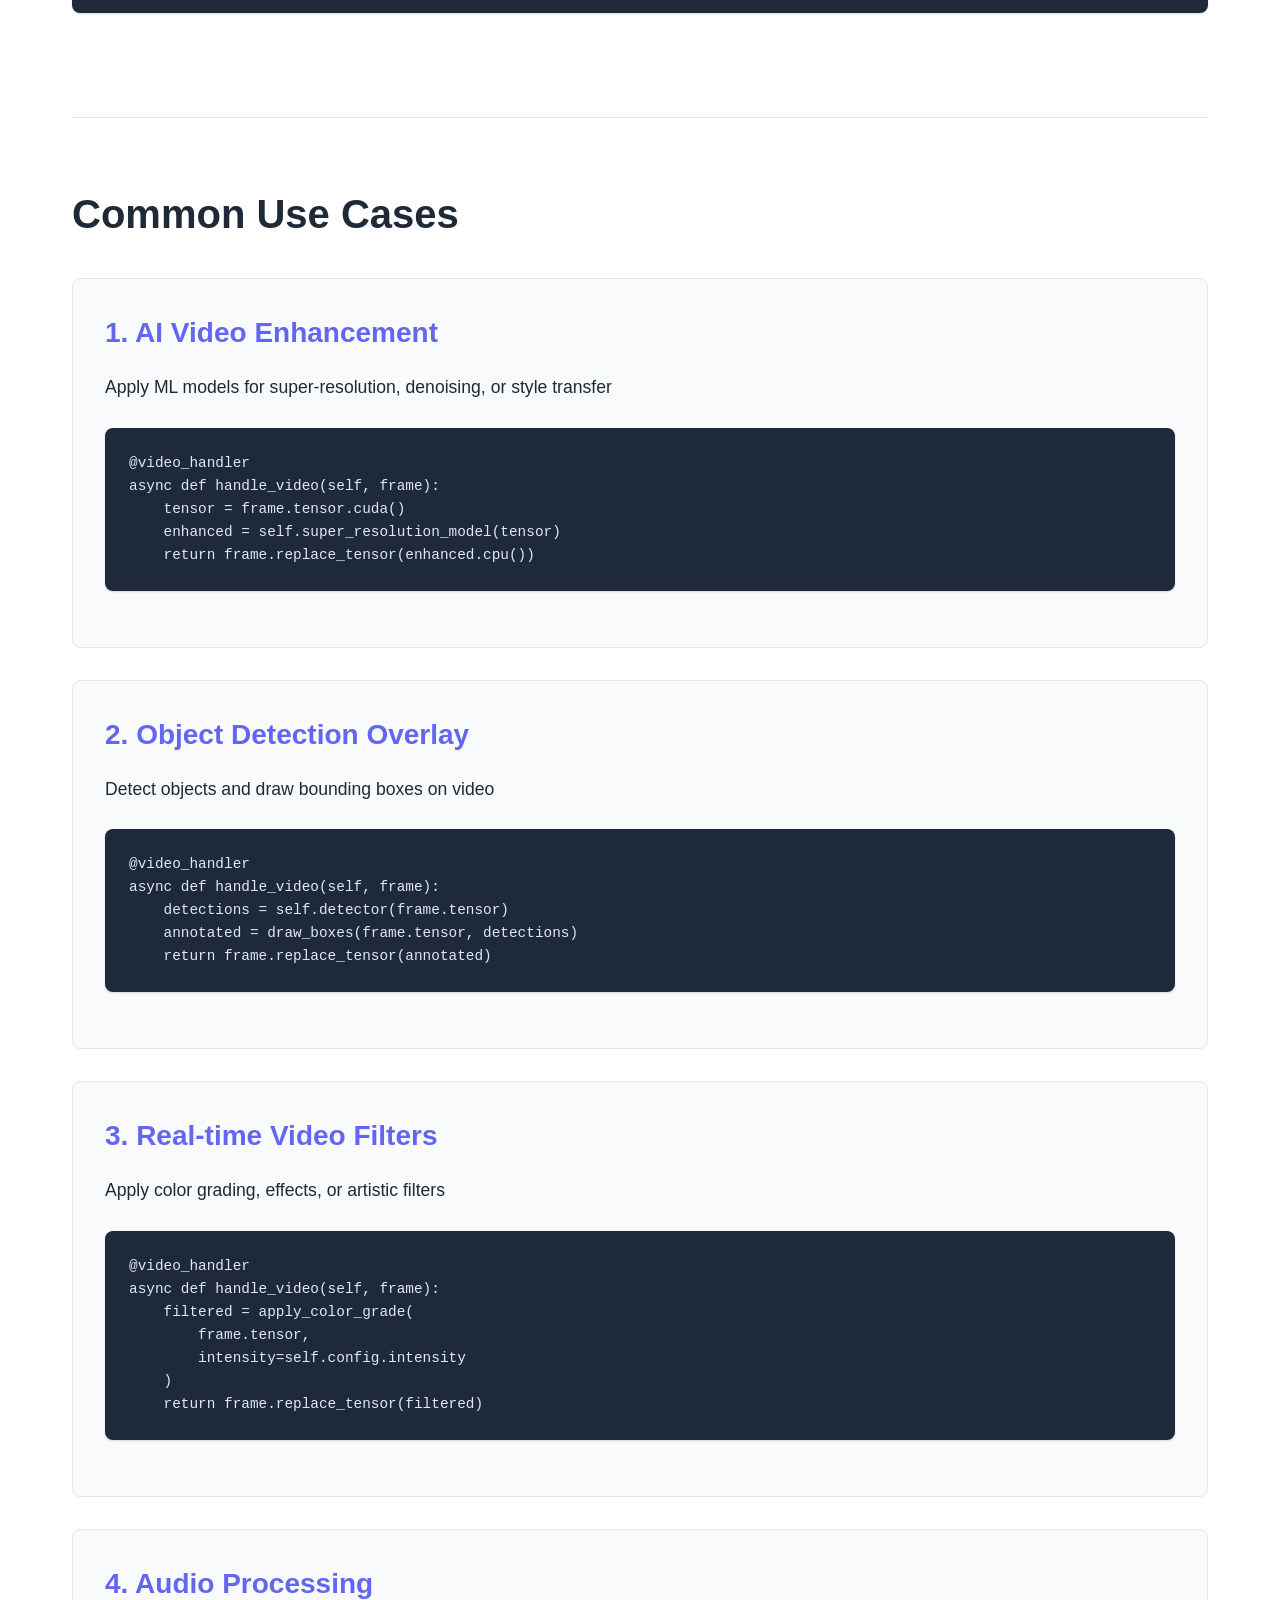
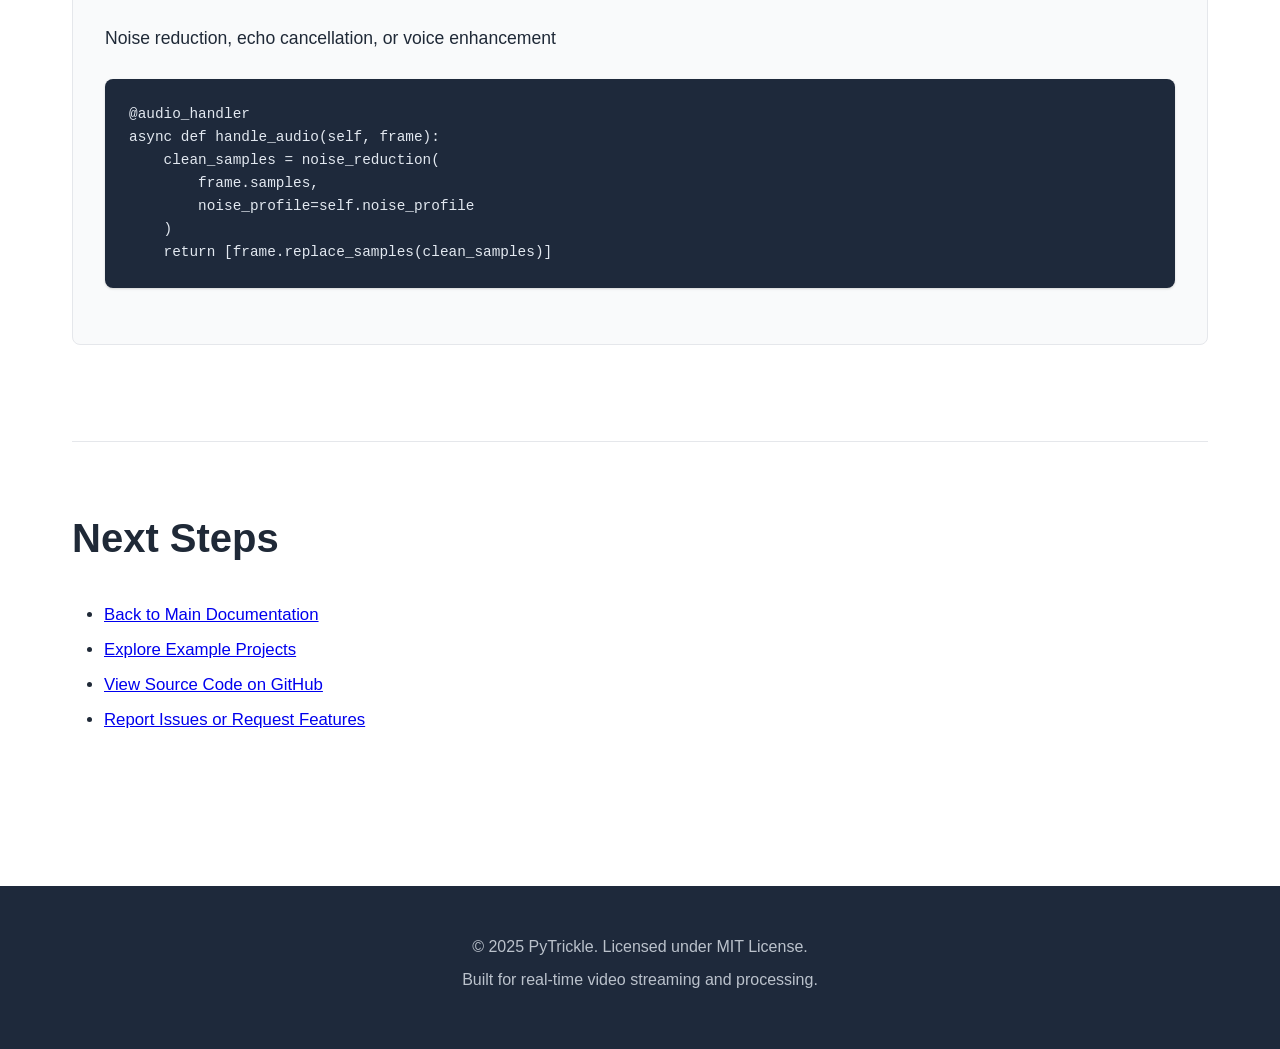
<file: docs/codemap.html>
<!DOCTYPE html>
<html lang="en">
<head>
    <meta charset="UTF-8">
    <meta name="viewport" content="width=device-width, initial-scale=1.0">
    <title>PyTrickle Code Map - Architecture and Features</title>
    <link rel="stylesheet" href="styles.css">
</head>
<body>
    <nav class="navbar">
        <div class="nav-container">
            <div class="logo">
                <h1>PyTrickle</h1>
            </div>
            <ul class="nav-links">
                <li><a href="index.html">Home</a></li>
                <li><a href="#architecture">Architecture</a></li>
                <li><a href="#modules">Modules</a></li>
                <li><a href="#workflow">Workflow</a></li>
                <li><a href="https://github.com/livepeer/pytrickle" target="_blank">GitHub</a></li>
            </ul>
        </div>
    </nav>

    <div class="hero">
        <div class="container">
            <h1>PyTrickle Code Map</h1>
            <p class="subtitle">Understanding the architecture and capabilities of PyTrickle</p>
        </div>
    </div>

    <div class="container">
        <section id="architecture">
            <h2>🏗️ System Architecture</h2>
            <p>PyTrickle is built with a modular architecture that separates concerns and enables flexible video processing pipelines.</p>
            
            <div class="architecture-diagram">
                <pre>
┌─────────────────────────────────────────────────────────────┐
│                      Client Application                     │
│                    (Your Python Code)                       │
└──────────────────────┬──────────────────────────────────────┘
                       │
                       ▼
┌─────────────────────────────────────────────────────────────┐
│                    StreamProcessor                          │
│  ┌─────────────────────────────────────────────────────┐    │
│  │   Decorators (@video_handler, @audio_handler, ...)  │    │
│  └─────────────────────────────────────────────────────┘    │
└──────────────────────┬──────────────────────────────────────┘
                       │
        ┌──────────────┼──────────────┐
        ▼              ▼              ▼
┌──────────────┐ ┌──────────┐ ┌────────────────┐
│ HTTP Server  │ │  Frame   │ │ TrickleProtocol│
│   (aiohttp)  │ │Processor │ │  (coordination)│
└──────────────┘ └──────────┘ └────────────────┘
        │              │              │
        │         ┌────┴────┐         │
        │         ▼         ▼         │
        │   ┌─────────┐ ┌─────────┐   │
        │   │ Video   │ │ Audio   │   │
        │   │Handler  │ │Handler  │   │
        │   └─────────┘ └─────────┘   │
        │                             │
        └────────────┬──────────────-─┘
                     │
         ┌───────────┼───────────────────────────────────────────────┐
         ▼           ▼                                               ▼
    ┌────────┐  ┌────────┐                                   ┌────────────────────┐
    │Decoder │  │Encoder │                                   │ TrickleServer      │
    │ (PyAV) │  │ (PyAV) │                                   │(subscribe/publish) │
    └────────┘  └────────┘                                   └─────────────-----──┘
         ▲             │                                              ▲
         │             │                                              │
         │      ┌──────┴──────┐                                ┌──────┴──────┐
         │      │ TrickleSub  │                                │ TricklePub  │
         │      │  (HTTP GET) │                                │ (HTTP POST) │
         │      └─────────────┘                                └─────────────┘
                </pre>
            </div>

            <h3>Data Flow</h3>
            <div class="code-block">
                <pre><code>Input Stream (Trickle subscribe URL)
    ↓
TrickleSubscriber (HTTP GET)
    ↓
Decoder (PyAV)
    ↓
Frame Objects (VideoFrame/AudioFrame)
    ↓
Your Handlers (@video_handler, @audio_handler)
    ↓
Processed Frame Objects
    ↓
Encoder (PyAV)
    ↓
TricklePublisher (HTTP POST)
    ↓
Output Stream (Trickle publish URL)</code></pre>
            </div>
        </section>

        <section id="core-components">
            <h2>Core Components</h2>

            <div class="template-card">
                <h3>1. StreamProcessor</h3>
                <p><strong>Location:</strong> <code>pytrickle/stream_processor.py</code></p>
                <p><strong>Purpose:</strong> High-level API that orchestrates the entire pipeline</p>
                <p><strong>Key Features:</strong></p>
                <ul>
                    <li>Manages HTTP server for external control</li>
                    <li>Coordinates frame processing lifecycle</li>
                    <li>Handles stream start/stop operations</li>
                    <li>Provides decorator-based handler registration</li>
                </ul>
                <div class="code-block">
                    <pre><code># Create processor from handlers
processor = StreamProcessor.from_handlers(
    handlers,
    name="my-processor",
    port=8000
)</code></pre>
                </div>
            </div>

            <div class="template-card">
                <h3>2. Frame Processor</h3>
                <p><strong>Location:</strong> <code>pytrickle/frame_processor.py</code></p>
                <p><strong>Purpose:</strong> Executes user-defined processing logic on frames</p>
                <p><strong>Key Features:</strong></p>
                <ul>
                    <li>Async processing of video and audio frames</li>
                    <li>Model loading and initialization</li>
                    <li>Parameter updates during runtime</li>
                    <li>Resource cleanup on stream stop</li>
                </ul>
            </div>

            <div class="template-card">
                <h3>3. Trickle Client</h3>
                <p><strong>Location:</strong> <code>pytrickle/client.py</code></p>
                <p><strong>Purpose:</strong> Handles communication with trickle servers</p>
                <p><strong>Key Features:</strong></p>
                <ul>
                    <li>Subscribe to input streams</li>
                    <li>Publish to output streams</li>
                    <li>Automatic reconnection on failure</li>
                    <li>Frame queueing and flow control</li>
                </ul>
            </div>

            <div class="template-card">
                <h3>4. Decoder/Encoder</h3>
                <p><strong>Location:</strong> <code>pytrickle/decoder.py</code>, <code>pytrickle/encoder.py</code></p>
                <p><strong>Purpose:</strong> Convert between raw media and frame objects</p>
                <p><strong>Key Features:</strong></p>
                <ul>
                    <li>PyAV-based video/audio decoding and encoding</li>
                    <li>Multiple codec support</li>
                    <li>Automatic format detection</li>
                    <li>Hardware-accelerated encoding when available</li>
                </ul>
            </div>
        </section>

        <section id="modules">
            <h2>Module Reference</h2>
            
            <div class="module-grid">
                <div class="module-card">
                    <h4>cli.py</h4>
                    <p>Command-line interface for scaffolding new applications. Provides <code>pytrickle init</code> and <code>pytrickle list</code> commands.</p>
                </div>

                <div class="module-card">
                    <h4>decorators.py</h4>
                    <p>Decorator definitions for handler methods: <code>@video_handler</code>, <code>@audio_handler</code>, <code>@model_loader</code>, etc.</p>
                </div>

                <div class="module-card">
                    <h4>frames.py</h4>
                    <p>Frame data structures: <code>VideoFrame</code> and <code>AudioFrame</code> with tensor/sample data and metadata.</p>
                </div>

                <div class="module-card">
                    <h4>api.py</h4>
                    <p>Pydantic request/response models used by the HTTP server (e.g., StreamStartRequest, StreamParamsUpdateRequest).</p>
                </div>

                <div class="module-card">
                    <h4>protocol.py</h4>
                    <p>Trickle protocol coordination: manages queues, ingress/egress loops, and monitoring events.</p>
                </div>

                <div class="module-card">
                    <h4>subscriber.py</h4>
                    <p>TrickleSubscriber: receives segments via HTTP GET with background preconnect and retry.</p>
                </div>

                <div class="module-card">
                    <h4>publisher.py</h4>
                    <p>TricklePublisher: streams encoded bytes via HTTP POST using an async queue-backed generator.</p>
                </div>

                <div class="module-card">
                    <h4>server.py</h4>
                    <p>HTTP server (aiohttp) exposing routes: /stream/start, /stream/stop, /stream/params, /stream/status, /health.</p>
                </div>

                <div class="module-card">
                    <h4>manager.py</h4>
                    <p>Stream session management and lifecycle coordination.</p>
                </div>

                <div class="module-card">
                    <h4>fps_meter.py</h4>
                    <p>Frame rate measurement and throttling for performance optimization.</p>
                </div>

                <div class="module-card">
                    <h4>cache.py</h4>
                    <p>Frame caching for efficient memory management.</p>
                </div>

                <div class="module-card">
                    <h4>state.py</h4>
                    <p>Stream state management and status tracking.</p>
                </div>

                <div class="module-card">
                    <h4>utils/</h4>
                    <p>Utility functions for media processing, tensor operations, and logging.</p>
                </div>

                <div class="module-card">
                    <h4>registry.py</h4>
                    <p>Handler registry for managing decorated processing functions.</p>
                </div>
            </div>
        </section>

        <section id="frame-objects">
            <h2>🎞️ Frame Objects</h2>

            <div class="template-card">
                <h3>VideoFrame</h3>
                <p>Represents a single video frame with associated metadata.</p>
                <h4>Properties:</h4>
                <ul>
                    <li><strong>tensor</strong> - PyTorch tensor in (H, W, C) format</li>
                    <li><strong>timestamp</strong> - Presentation timestamp (PTS, int)</li>
                    <li><strong>time_base</strong> - Fraction giving the time scale for PTS</li>
                </ul>
                <h4>Methods:</h4>
                <ul>
                    <li><strong>replace_tensor(new_tensor)</strong> - Create new frame with different tensor</li>
                    <li><strong>to_av_frame(tensor)</strong> - Convert a tensor to av.VideoFrame</li>
                </ul>
                <div class="code-block">
                    <pre><code># Access video frame data
tensor = frame.tensor  # Shape: (H, W, 3)

# Process on GPU
if torch.cuda.is_available():
    tensor = tensor.cuda()
    processed = my_model(tensor)
    
# Return processed frame
return frame.replace_tensor(processed)</code></pre>
                </div>
            </div>

            <div class="template-card">
                <h3>AudioFrame</h3>
                <p>Represents audio samples with channel configuration.</p>
                <h4>Properties:</h4>
                <ul>
                    <li><strong>samples</strong> - NumPy array of audio samples</li>
                    <li><strong>nb_samples</strong> - Number of samples in the frame</li>
                    <li><strong>format</strong> - Sample format (e.g., s16, fltp)</li>
                    <li><strong>rate</strong> - Sample rate (e.g., 48000)</li>
                    <li><strong>layout</strong> - Channel layout (e.g., mono, stereo)</li>
                    <li><strong>timestamp</strong> and <strong>time_base</strong></li>
                </ul>
                <h4>Methods:</h4>
                <ul>
                    <li><strong>replace_samples(new_samples)</strong> - Create new frame with different samples</li>
                    <li><strong>to_av_frame()</strong> - Convert samples back to av.AudioFrame</li>
                </ul>
                <div class="code-block">
                    <pre><code># Access audio frame data
samples = np.asarray(frame.samples)

# Process audio (e.g., apply filter)
processed = my_audio_filter(samples)

# Return processed frame
return [frame.replace_samples(processed)]</code></pre>
                </div>
            </div>
        </section>

        <section id="decorators">
            <h2>🎨 Decorator API</h2>
            <p>PyTrickle uses decorators to define pipeline behavior in a clean, declarative way.</p>

            <div class="module-grid">
                <div class="module-card">
                    <h4>@model_loader</h4>
                    <p>Called once when stream starts. Use for:</p>
                    <ul>
                        <li>Loading AI models</li>
                        <li>Initializing resources</li>
                        <li>Warming up GPU</li>
                    </ul>
                    <div class="code-block">
                        <pre><code>@model_loader
async def load(self, **kwargs):
    self.model = load_my_model()
    self.model.eval()</code></pre>
                    </div>
                </div>

                <div class="module-card">
                    <h4>@video_handler</h4>
                    <p>Called for each video frame. Use for:</p>
                    <ul>
                        <li>Applying filters</li>
                        <li>Running AI inference</li>
                        <li>Frame transformations</li>
                    </ul>
                    <div class="code-block">
                        <pre><code>@video_handler
async def handle_video(self, frame):
    tensor = frame.tensor
    processed = self.model(tensor)
    return frame.replace_tensor(processed)</code></pre>
                    </div>
                </div>

                <div class="module-card">
                    <h4>@audio_handler</h4>
                    <p>Called for each audio frame. Use for:</p>
                    <ul>
                        <li>Audio effects</li>
                        <li>Noise reduction</li>
                        <li>Speech processing</li>
                    </ul>
                    <div class="code-block">
                        <pre><code>@audio_handler
async def handle_audio(self, frame):
    samples = frame.samples
    # Process audio
    return [frame]</code></pre>
                    </div>
                </div>

                <div class="module-card">
                    <h4>@param_updater</h4>
                    <p>Called when parameters are updated via API. Use for:</p>
                    <ul>
                        <li>Real-time config changes</li>
                        <li>Tuning processing intensity</li>
                        <li>Enabling/disabling features</li>
                    </ul>
                    <div class="code-block">
                        <pre><code>@param_updater
async def update_params(self, params):
    if "intensity" in params:
        self.intensity = params["intensity"]</code></pre>
                    </div>
                </div>

                <div class="module-card">
                    <h4>@on_stream_stop</h4>
                    <p>Called when stream stops. Use for:</p>
                    <ul>
                        <li>Cleaning up resources</li>
                        <li>Saving state</li>
                        <li>Releasing GPU memory</li>
                    </ul>
                    <div class="code-block">
                        <pre><code>@on_stream_stop
async def on_stop(self):
    del self.model
    torch.cuda.empty_cache()</code></pre>
                    </div>
                </div>

                <div class="module-card">
                    <h4>@on_stream_start</h4>
                    <p>Called when stream starts. Use for:</p>
                    <ul>
                        <li>Initialisation of resource when the stream starts.</li>
                        <li>Initiating backfround tasks</li>
                    </ul>
                    <div class="code-block">
                        <pre><code>@on_stream_start
async def on_start(self):
    await self._initialise_background_tasks()
    logger.info("Start request received")</code></pre>
                    </div>
                </div>                
            </div>
        </section>

        <section id="workflow">
            <h2>Pipeline Creation Workflow</h2>
            
            <div class="step">
                <h3>1. Scaffold Application</h3>
                <p>Start with a template that matches your use case:</p>
                <div class="code-block">
                    <pre><code># List available templates
pytrickle list

# Create new app from template
pytrickle init my_pipeline --template passthrough</code></pre>
                </div>
            </div>

            <div class="step">
                <h3>2. Define Processing Logic</h3>
                <p>Implement your custom handlers:</p>
                <div class="code-block">
                    <pre><code>class MyHandlers:
    def __init__(self):
        self.model = None
    
    @model_loader
    async def load(self, **kwargs):
        # Load your AI model
        self.model = YourModel()
        self.model.eval()
    
    @video_handler
    async def handle_video(self, frame: VideoFrame):
        # Process video frame
        tensor = frame.tensor
        output = self.model(tensor)
        return frame.replace_tensor(output)
    
    @audio_handler
    async def handle_audio(self, frame: AudioFrame):
        # Process audio frame (or pass through)
        return [frame]</code></pre>
                </div>
            </div>

            <div class="step">
                <h3>3. Configure and Run</h3>
                <p>Set up the processor and start the server:</p>
                <div class="code-block">
                    <pre><code>async def main():
    handlers = MyHandlers()
    processor = StreamProcessor.from_handlers(
        handlers,
        name="my-pipeline",
        port=8000
    )
    await processor.run_forever()

if __name__ == "__main__":
    import asyncio
    asyncio.run(main())</code></pre>
                </div>
            </div>

            <div class="step">
                <h3>4. Control via HTTP API</h3>
                <p>Start processing and manage your pipeline: (you need to have a trickle server running on <b>http://trickle:3389</b>) with video source</p>
                <div class="code-block">
                    <pre><code># Start processing a stream
curl -X POST http://localhost:8000/stream/start \
  -H "Content-Type: application/json" \
  -d '{
    "subscribe_url": "http://trickle:3389/subscribe",
    "publish_url": "http://trickle:3389/publish",
    "gateway_request_id": "req-123",
    "params": {"width": 512, "height": 512, "max_framerate": 30}
  }'

# Update parameters in real-time (runtime-safe fields only)
curl -X POST http://localhost:8000/stream/params \
  -H "Content-Type: application/json" \
  -d '{"enabled": true}'

# Get current status
curl http://localhost:8000/stream/status

# Health check
curl http://localhost:8000/health

# Stop processing
curl -X POST http://localhost:8000/stream/stop</code></pre>
                </div>
            </div>
        </section>

        <section id="use-cases">
            <h2>Common Use Cases</h2>
            
            <div class="template-card">
                <h3>1. AI Video Enhancement</h3>
                <p>Apply ML models for super-resolution, denoising, or style transfer</p>
                <div class="code-block">
                    <pre><code>@video_handler
async def handle_video(self, frame):
    tensor = frame.tensor.cuda()
    enhanced = self.super_resolution_model(tensor)
    return frame.replace_tensor(enhanced.cpu())</code></pre>
                </div>
            </div>

            <div class="template-card">
                <h3>2. Object Detection Overlay</h3>
                <p>Detect objects and draw bounding boxes on video</p>
                <div class="code-block">
                    <pre><code>@video_handler
async def handle_video(self, frame):
    detections = self.detector(frame.tensor)
    annotated = draw_boxes(frame.tensor, detections)
    return frame.replace_tensor(annotated)</code></pre>
                </div>
            </div>

            <div class="template-card">
                <h3>3. Real-time Video Filters</h3>
                <p>Apply color grading, effects, or artistic filters</p>
                <div class="code-block">
                    <pre><code>@video_handler
async def handle_video(self, frame):
    filtered = apply_color_grade(
        frame.tensor,
        intensity=self.config.intensity
    )
    return frame.replace_tensor(filtered)</code></pre>
                </div>
            </div>

            <div class="template-card">
                <h3>4. Audio Processing</h3>
                <p>Noise reduction, echo cancellation, or voice enhancement</p>
                <div class="code-block">
                    <pre><code>@audio_handler
async def handle_audio(self, frame):
    clean_samples = noise_reduction(
        frame.samples,
        noise_profile=self.noise_profile
    )
    return [frame.replace_samples(clean_samples)]</code></pre>
                </div>
            </div>
        </section>

        <section id="next-steps">
            <h2>Next Steps</h2>
            <ul>
                <li><a href="index.html">Back to Main Documentation</a></li>
                <li><a href="https://github.com/livepeer/pytrickle/tree/main/examples" target="_blank">Explore Example Projects</a></li>
                <li><a href="https://github.com/livepeer/pytrickle" target="_blank">View Source Code on GitHub</a></li>
                <li><a href="https://github.com/livepeer/pytrickle/issues" target="_blank">Report Issues or Request Features</a></li>
            </ul>
        </section>
    </div>

    <footer>
        <div class="container">
            <p>&copy; 2025 PyTrickle. Licensed under MIT License.</p>
            <p>Built for real-time video streaming and processing.</p>
        </div>
    </footer>
</body>
</html>
</file>
<file: docs/styles.css>
:root {
    --primary-color: #6366f1;
    --secondary-color: #8b5cf6;
    --text-color: #1f2937;
    --bg-color: #ffffff;
    --light-bg: #f9fafb;
    --border-color: #e5e7eb;
    --code-bg: #1e293b;
    --code-text: #e2e8f0;
    --success-color: #10b981;
    --shadow: 0 1px 3px 0 rgba(0, 0, 0, 0.1), 0 1px 2px 0 rgba(0, 0, 0, 0.06);
    --shadow-lg: 0 10px 15px -3px rgba(0, 0, 0, 0.1), 0 4px 6px -2px rgba(0, 0, 0, 0.05);
}

* {
    margin: 0;
    padding: 0;
    box-sizing: border-box;
}

body {
    font-family: -apple-system, BlinkMacSystemFont, "Segoe UI", Roboto, "Helvetica Neue", Arial, sans-serif;
    line-height: 1.6;
    color: var(--text-color);
    background-color: var(--bg-color);
}

/* Navigation */
.navbar {
    background-color: var(--bg-color);
    border-bottom: 1px solid var(--border-color);
    padding: 1rem 0;
    position: sticky;
    top: 0;
    z-index: 1000;
    box-shadow: var(--shadow);
}

.nav-container {
    max-width: 1200px;
    margin: 0 auto;
    padding: 0 2rem;
    display: flex;
    justify-content: space-between;
    align-items: center;
}

.logo h1 {
    font-size: 1.5rem;
    color: var(--primary-color);
    font-weight: 700;
}

.nav-links {
    display: flex;
    list-style: none;
    gap: 2rem;
}

.nav-links a {
    text-decoration: none;
    color: var(--text-color);
    font-weight: 500;
    transition: color 0.3s ease;
}

.nav-links a:hover {
    color: var(--primary-color);
}

/* Hero Section */
.hero {
    background: linear-gradient(135deg, var(--primary-color) 0%, var(--secondary-color) 100%);
    color: white;
    padding: 4rem 2rem;
    text-align: center;
}

.hero h1 {
    font-size: 3.5rem;
    margin-bottom: 1rem;
    font-weight: 800;
}

.hero .subtitle {
    font-size: 1.25rem;
    margin-bottom: 2rem;
    opacity: 0.95;
}

.hero-buttons {
    display: flex;
    gap: 1rem;
    justify-content: center;
}

/* Buttons */
.btn {
    display: inline-block;
    padding: 0.75rem 1.5rem;
    border-radius: 0.5rem;
    text-decoration: none;
    font-weight: 600;
    transition: all 0.3s ease;
    cursor: pointer;
}

.btn-primary {
    background-color: white;
    color: var(--primary-color);
}

.btn-primary:hover {
    transform: translateY(-2px);
    box-shadow: var(--shadow-lg);
}

.btn-secondary {
    background-color: transparent;
    color: white;
    border: 2px solid white;
}

.btn-secondary:hover {
    background-color: white;
    color: var(--primary-color);
}

/* Container */
.container {
    max-width: 1200px;
    margin: 0 auto;
    padding: 0 2rem;
}

/* Sections */
section {
    padding: 4rem 0;
    border-bottom: 1px solid var(--border-color);
}

section:last-child {
    border-bottom: none;
}

section h2 {
    font-size: 2.5rem;
    margin-bottom: 2rem;
    color: var(--text-color);
    font-weight: 700;
}

section h3 {
    font-size: 1.75rem;
    margin-top: 2rem;
    margin-bottom: 1rem;
    color: var(--text-color);
    font-weight: 600;
}

section h4 {
    font-size: 1.25rem;
    margin-top: 1.5rem;
    margin-bottom: 0.75rem;
    color: var(--text-color);
    font-weight: 600;
}

section p {
    margin-bottom: 1rem;
    font-size: 1.1rem;
    line-height: 1.8;
}

section ul {
    margin-left: 2rem;
    margin-bottom: 1.5rem;
}

section li {
    margin-bottom: 0.5rem;
    font-size: 1.05rem;
}

/* Features Grid */
.features-grid {
    display: grid;
    grid-template-columns: repeat(auto-fit, minmax(300px, 1fr));
    gap: 2rem;
    margin-top: 2rem;
}

.feature-card {
    background-color: var(--light-bg);
    padding: 2rem;
    border-radius: 0.5rem;
    border: 1px solid var(--border-color);
    transition: all 0.3s ease;
}

.feature-card:hover {
    transform: translateY(-4px);
    box-shadow: var(--shadow-lg);
}

.feature-card h3 {
    margin-top: 0;
    color: var(--primary-color);
    font-size: 1.25rem;
}

.feature-card p {
    font-size: 1rem;
    margin-bottom: 0;
}

/* Code Blocks */
.code-block {
    background-color: var(--code-bg);
    border-radius: 0.5rem;
    margin: 1.5rem 0;
    overflow-x: auto;
    box-shadow: var(--shadow);
}

.code-block pre {
    padding: 1.5rem;
    margin: 0;
}

.code-block code {
    color: var(--code-text);
    font-family: "Monaco", "Courier New", monospace;
    font-size: 0.9rem;
    line-height: 1.6;
}

/* Inline Code */
code {
    background-color: var(--light-bg);
    padding: 0.2rem 0.4rem;
    border-radius: 0.25rem;
    font-family: "Monaco", "Courier New", monospace;
    font-size: 0.9em;
    color: var(--primary-color);
}

.code-block code {
    background-color: transparent;
    padding: 0;
}

/* Template Cards */
.template-card {
    background-color: var(--light-bg);
    padding: 2rem;
    border-radius: 0.5rem;
    border: 1px solid var(--border-color);
    margin-bottom: 2rem;
}

.template-card h3 {
    margin-top: 0;
    color: var(--primary-color);
}

.template-card ul {
    margin-bottom: 1rem;
}

/* Steps */
.step {
    margin-bottom: 2.5rem;
}

.step h3 {
    color: var(--secondary-color);
    margin-top: 0;
}

/* Tables */
.options-table {
    width: 100%;
    border-collapse: collapse;
    margin: 1.5rem 0;
    background-color: var(--bg-color);
    border-radius: 0.5rem;
    overflow: hidden;
    box-shadow: var(--shadow);
}

.options-table thead {
    background-color: var(--primary-color);
    color: white;
}

.options-table th,
.options-table td {
    padding: 1rem;
    text-align: left;
    border-bottom: 1px solid var(--border-color);
}

.options-table tbody tr:hover {
    background-color: var(--light-bg);
}

.options-table tbody tr:last-child td {
    border-bottom: none;
}

/* Architecture Diagram */
.architecture-diagram {
    background-color: var(--light-bg);
    padding: 2rem;
    border-radius: 0.5rem;
    margin: 2rem 0;
    text-align: center;
    border: 2px solid var(--border-color);
}

.architecture-diagram pre {
    font-family: monospace;
    font-size: 0.95rem;
    line-height: 1.8;
    display: inline-block;
    text-align: left;
}

/* Module Cards */
.module-grid {
    display: grid;
    grid-template-columns: repeat(auto-fit, minmax(280px, 1fr));
    gap: 1.5rem;
    margin-top: 2rem;
}

.module-card {
    background-color: var(--light-bg);
    padding: 1.5rem;
    border-radius: 0.5rem;
    border-left: 4px solid var(--primary-color);
}

.module-card h4 {
    margin-top: 0;
    color: var(--primary-color);
    font-size: 1.1rem;
}

.module-card p {
    font-size: 0.95rem;
    margin-bottom: 0;
}

/* Footer */
footer {
    background-color: var(--code-bg);
    color: var(--code-text);
    padding: 3rem 0;
    text-align: center;
    margin-top: 4rem;
}

footer p {
    margin-bottom: 0.5rem;
    opacity: 0.8;
}

/* Responsive Design */
@media (max-width: 768px) {
    .nav-links {
        flex-direction: column;
        gap: 1rem;
    }
    
    .hero h1 {
        font-size: 2.5rem;
    }
    
    .hero .subtitle {
        font-size: 1.1rem;
    }
    
    .hero-buttons {
        flex-direction: column;
    }
    
    .features-grid,
    .module-grid {
        grid-template-columns: 1fr;
    }
    
    section h2 {
        font-size: 2rem;
    }
    
    .container {
        padding: 0 1rem;
    }
    
    .options-table {
        font-size: 0.9rem;
    }
    
    .options-table th,
    .options-table td {
        padding: 0.75rem;
    }
}

/* Print Styles */
@media print {
    .navbar,
    .hero-buttons,
    footer {
        display: none;
    }
    
    .hero {
        background: none;
        color: var(--text-color);
        padding: 1rem 0;
    }
    
    .code-block {
        border: 1px solid var(--border-color);
    }
    
    a {
        color: var(--text-color);
        text-decoration: underline;
    }
}
</file>
